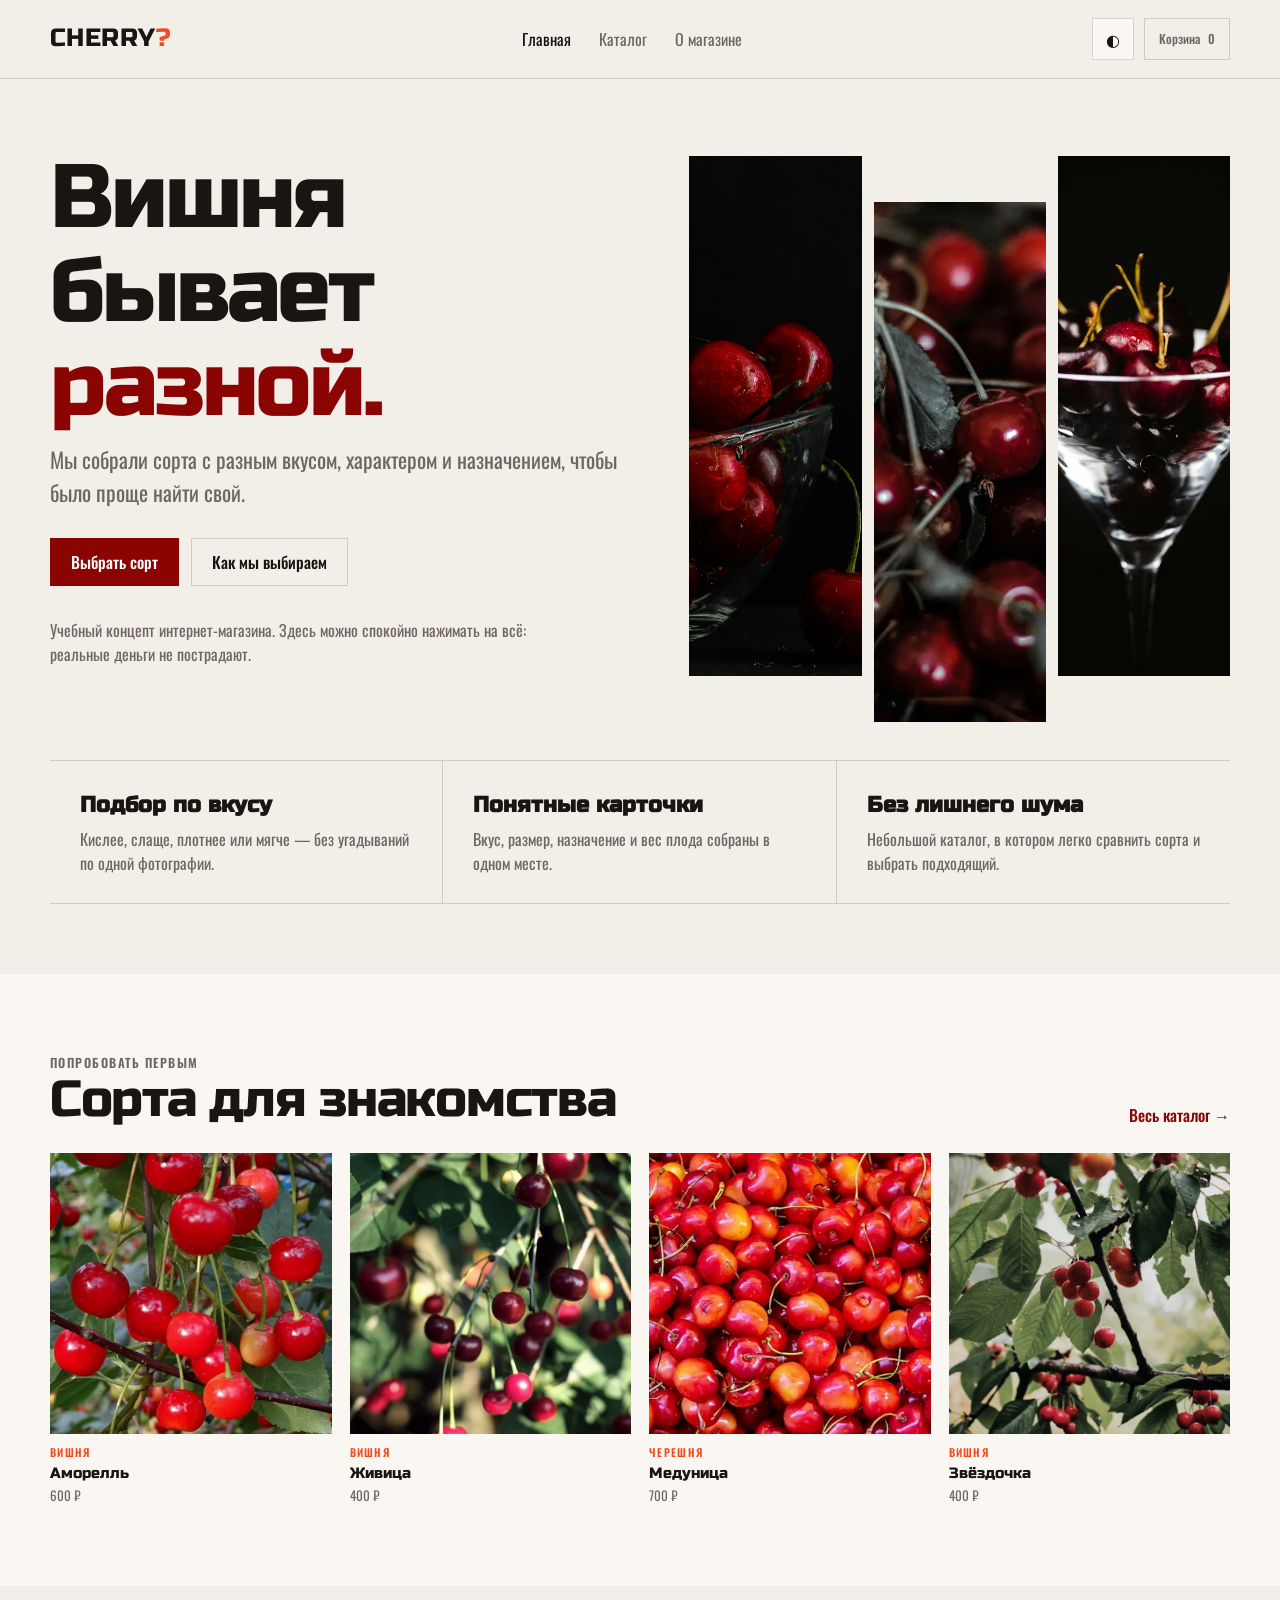
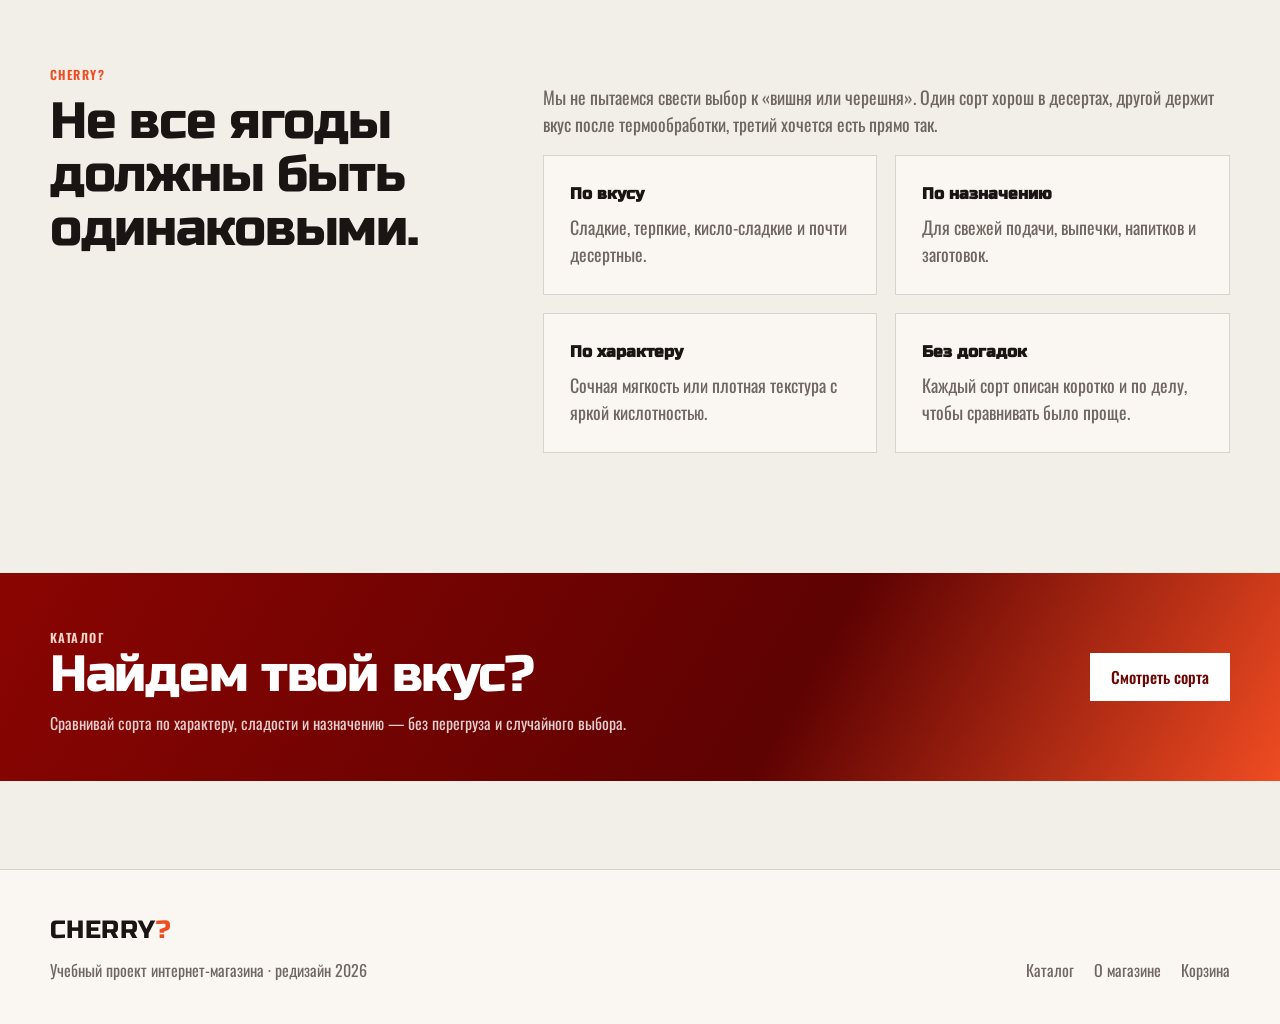
<file: index.html>
<!doctype html>
<html lang="ru">
<head>
  <meta charset="utf-8">
  <meta name="viewport" content="width=device-width, initial-scale=1">
  <meta name="description" content="CHERRY? — учебный концепт интернет-магазина вишни и черешни.">
  <title>CHERRY? — вишня бывает разной</title>
  <script>
    (() => {
      try {
        const saved = localStorage.getItem('cherry-theme');
        const theme = saved || (window.matchMedia('(prefers-color-scheme: dark)').matches ? 'dark' : 'light');
        document.documentElement.dataset.theme = theme;
        document.documentElement.style.colorScheme = theme;
      } catch (e) {
        document.documentElement.dataset.theme = 'light';
        document.documentElement.style.colorScheme = 'light';
      }
    })();
  </script>
  <link rel="stylesheet" href="assets/css/styles.css">
</head>
<body>
  <header class="site-header">
    <div class="shell header-inner">
      <a class="logo" href="index.html" aria-label="CHERRY? — главная">CHERRY<span>?</span></a>
      <nav class="main-nav" data-main-nav aria-label="Основная навигация">
        <a href="index.html">Главная</a>
        <a href="catalog.html">Каталог</a>
        <a href="info.html">О магазине</a>
      </nav>
      <div class="header-actions">
        <button class="menu-toggle" type="button" data-menu-toggle aria-expanded="false" aria-label="Открыть меню">≡</button>
        <button class="icon-button" type="button" data-theme-toggle><span data-theme-icon>◐</span></button>
        <a class="cart-link" href="cart.html"><span class="cart-text">Корзина</span><span data-cart-count>0</span></a>
      </div>
    </div>
  </header>

  <main class="page-main">
    <section class="hero">
      <div class="shell hero-grid">
        <div class="hero-copy">
          <h1>Вишня бывает <span>разной.</span></h1>
          <p class="lead">Мы собрали сорта с разным вкусом, характером и назначением, чтобы было проще найти свой.</p>
          <div class="hero-actions">
            <a class="button" href="catalog.html">Выбрать сорт</a>
            <a class="button button--ghost" href="info.html">Как мы выбираем</a>
          </div>
          <p class="hero-note">Учебный концепт интернет-магазина. Здесь можно спокойно нажимать на всё: реальные деньги не пострадают.</p>
        </div>
        <div class="hero-visual" aria-label="Фотографии вишни">
          <figure><img src="assets/images/mne_len.webp" alt="Вишня крупным планом" width="1226" height="1000"></figure>
          <figure><img src="assets/images/cherries.webp" alt="Свежая вишня" width="1400" height="927"></figure>
          <figure><img src="assets/images/cherry_glass.webp" alt="Вишня в стеклянной посуде" width="1067" height="1600"></figure>
        </div>
      </div>
    </section>

    <section class="trust-strip" aria-label="Преимущества магазина">
      <div class="shell trust-grid">
        <div class="trust-item"><strong>Подбор по вкусу</strong><p>Кислее, слаще, плотнее или мягче — без угадываний по одной фотографии.</p></div>
        <div class="trust-item"><strong>Понятные карточки</strong><p>Вкус, размер, назначение и вес плода собраны в одном месте.</p></div>
        <div class="trust-item"><strong>Без лишнего шума</strong><p>Небольшой каталог, в котором легко сравнить сорта и выбрать подходящий.</p></div>
      </div>
    </section>

    <section class="section section--surface">
      <div class="shell">
        <div class="section-head">
          <div><p class="eyebrow">Попробовать первым</p><h2>Сорта для знакомства</h2></div>
          <a class="text-link" href="catalog.html">Весь каталог →</a>
        </div>
        <div class="mini-products" data-featured-products></div>
      </div>
    </section>

    <section class="section">
      <div class="shell story-grid">
        <div>
          <p class="eyebrow">CHERRY?</p>
          <h2>Не все ягоды должны быть одинаковыми.</h2>
        </div>
        <div class="story-copy">
          <p>Мы не пытаемся свести выбор к «вишня или черешня». Один сорт хорош в десертах, другой держит вкус после термообработки, третий хочется есть прямо так.</p>
          <div class="story-cards">
            <article class="story-card"><strong>По вкусу</strong><p>Сладкие, терпкие, кисло-сладкие и почти десертные.</p></article>
            <article class="story-card"><strong>По назначению</strong><p>Для свежей подачи, выпечки, напитков и заготовок.</p></article>
            <article class="story-card"><strong>По характеру</strong><p>Сочная мягкость или плотная текстура с яркой кислотностью.</p></article>
            <article class="story-card"><strong>Без догадок</strong><p>Каждый сорт описан коротко и по делу, чтобы сравнивать было проще.</p></article>
          </div>
        </div>
      </div>
    </section>

    <section class="cta-banner">
      <div class="shell cta-inner">
        <div><p class="eyebrow" style="color:#ffd7cd">Каталог</p><h2>Найдем твой вкус?</h2><p>Сравнивай сорта по характеру, сладости и назначению — без перегруза и случайного выбора.</p></div>
        <a class="button" href="catalog.html">Смотреть сорта</a>
      </div>
    </section>
  </main>

  <footer class="site-footer">
    <div class="shell footer-grid">
      <div><a class="logo" href="index.html">CHERRY<span>?</span></a><p>Учебный проект интернет-магазина · редизайн 2026</p></div>
      <div class="footer-links"><a href="catalog.html">Каталог</a><a href="info.html">О магазине</a><a href="cart.html">Корзина</a></div>
    </div>
  </footer>

  <script src="assets/js/products.js"></script>
  <script src="assets/js/common.js"></script>
  <script src="assets/js/home.js"></script>
</body>
</html>
</file>
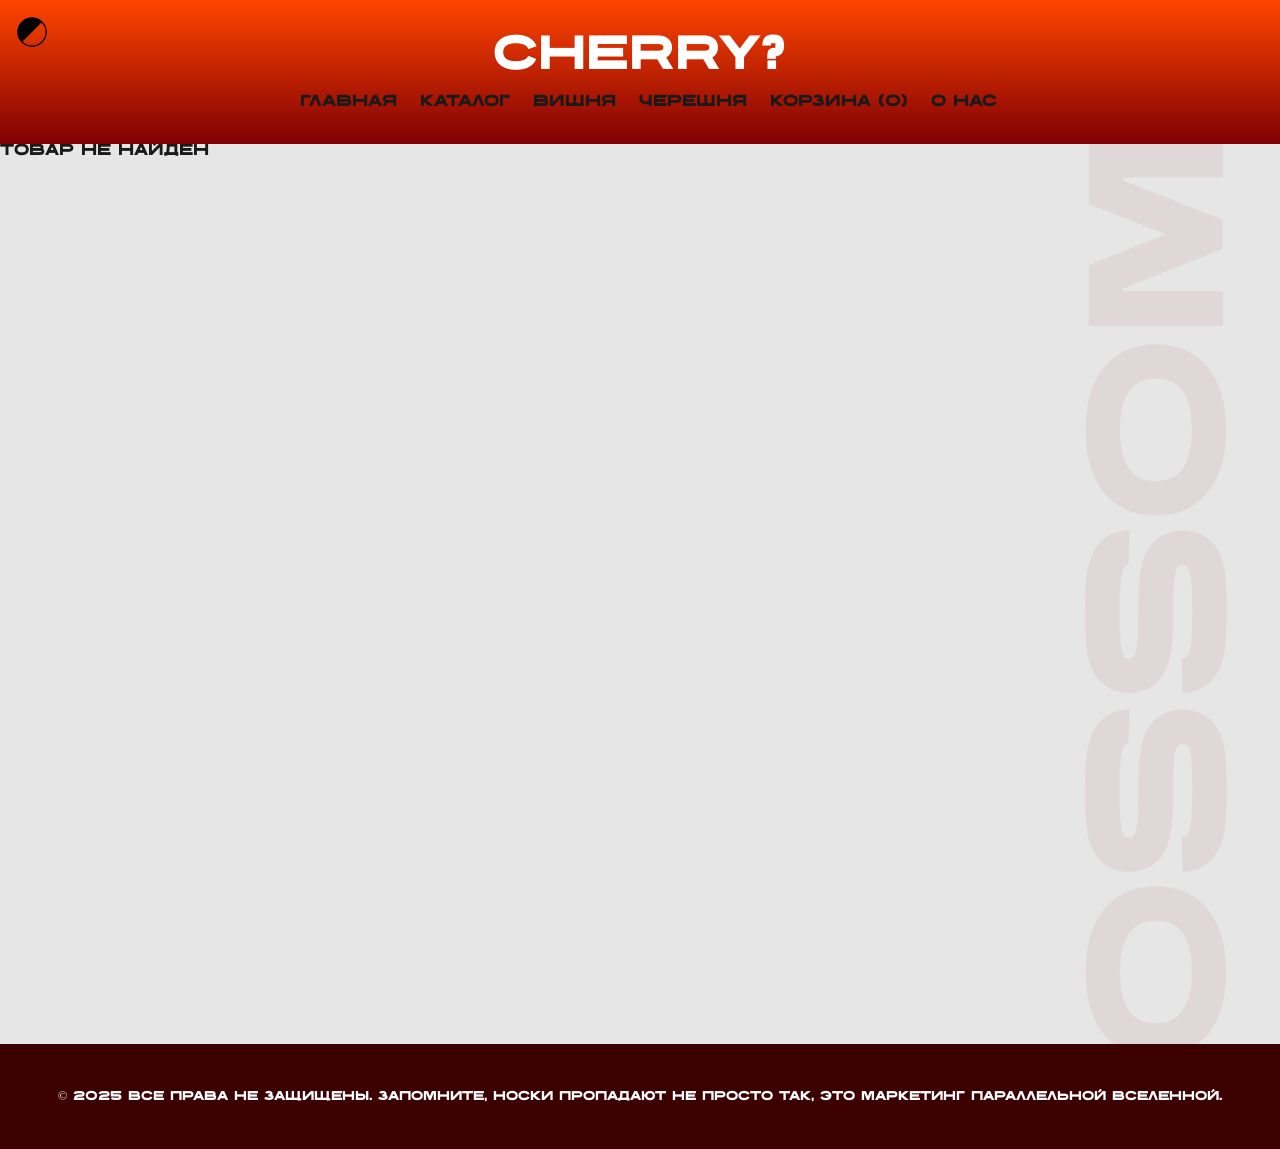
<file: amarelle.html>
﻿<html>
<head>
    <title>CHERRY?</title>
    <link rel="stylesheet" href="styles.css" />
    <meta name="viewport" content="width=device-width, initial-scale=1.0">
</head>
<body>
    <script>

        const products = [
            {
                id: 1, name: 'Аморелль', price: 600, type: 'Вишня', image: 'pics/amarelle.webp', size: 'средний', taste: 'приятный, кисловато-сладкий', purpose: 'для потребления в свежем виде', fruit_weight: 4,
                description: `
                <h2>Amarelle</h2>
                <p>Светлая королева кислых вишен, любимая шефами, кондитерами и всеми, кто ценит настоящий вкус.</p>
                <br />
                <h3>Описание вкуса</h3>
                <p>Аморелль отличается светло-красной, почти прозрачной мякотью и соком — чистый цвет и аккуратная подача. Вкус — выраженно кисло-сладкий, с освежающей кислотностью и лёгкими фруктовыми нотами. Не приторная, а честная и бодрая.</p>
                <br />
                <h3>Особенности</h3>
                <ul>
                    <li>Яркий, чистый вкус без горечи</li>
                    <li>Сохраняет кислотность после термообработки</li>
                    <li>Идеально балансирует сладкие десерты и соусы</li>
                </ul>
                <br />
                <h3>Рекомендации по использованию</h3>
                <ul>
                    <li>Выпечка и тарты</li>
                    <li>Соусы к мясу и утке</li>
                    <li>Джемы, конфитюры, компоты</li>
                    <li>Ресторанные заготовки и авторские рецепты</li>
                </ul>
                <br />
                <p>Ягоды ровные, сочные, с тонкой кожицей и аккуратной текстурой.</p>
                <br />
                <p>Аморелль — выбор для тех, кто работает со вкусом, а не маскирует его.</p>
            `},
            {
                id: 2, name: 'Живица', price: 400, type: 'Вишня', image: 'pics/jivitsa.jpg', size: 'средний', taste: 'кисло-сладкий', purpose: 'для потребления в свежем виде', fruit_weight: 3.7,
                description: `
                <h2>Zhivitsa</h2>
                <p>Вишня сорта Живица — результат селекции с акцентом на баланс вкуса и стабильность качества. Универсальный сорт, который одинаково хорошо работает и в свежем виде, и в профессиональной переработке.</p>
                <br />
                <h3>Описание вкуса</h3>
                <p>Вкус кисло-сладкий, мягкий и ровный, без резкой кислоты. Сладость чистая, ненавязчивая, с лёгкой фруктовой глубиной. Такая вишня не спорит с ингредиентами блюда, а аккуратно их поддерживает.</p>
                <br />
                <h3>Особенности</h3>
                <ul>
                    <li>Сбалансированный вкус без агрессивной кислотности</li>
                    <li>Плотная, сочная мякоть</li>
                    <li>Хорошо переносит термообработку</li>
                </ul>
                <br />
                <h3>Рекомендации по использованию</h3>
                <ul>
                    <li>Выпечка и начинки</li>
                    <li>Компоты и напитки</li>
                    <li>Соусы и заготовки</li>
                    <li>Заморозка и промышленная переработка</li>
                </ul>
                <br />
                <p>Живица — практичный и надёжный выбор для стабильного вкуса и прогнозируемого результата.</p>
                `},
            {
                id: 3, name: 'Медуница', price: 700, type: 'Черешня', image: 'pics/medunitsa.jpg', size: 'крупный', taste: 'сладкий', purpose: 'для всех видов переработки', fruit_weight: 5.7,
                description: `
                <h2>Medunitsa</h2>
                <p>Черешня Медуница — десертный сорт с ярким характером и выраженной натуральной сладостью. Название говорит само за себя: это ягода для тех, кто ценит мягкий, «мёдовый» профиль вкуса.</p>
                <br />
                <h3>Описание вкуса</h3>
                <p>Вкус насыщенно сладкий, с минимальной кислотностью и тёплыми фруктовыми нотами. Мякоть сочная, плотная, тающая, без водянистости. Послевкусие долгое и округлое.</p>
                <br />
                <h3>Особенности</h3>
                <ul>
                    <li>Высокая естественная сладость</li>
                    <li>Плотная текстура и сочность</li>
                    <li>Привлекательный внешний вид ягод</li>
                </ul>
                <br />
                <h3>Рекомендации по использованию</h3>
                <ul>
                    <li>Свежая подача и фруктовые витрины</li>
                    <li>Десерты и кондитерские изделия</li>
                    <li>Фруктовые салаты</li>
                    <li>Премиальная розница и HoReCa</li>
                </ul>
                <br />
                <p>Медуница — черешня, которая работает как самостоятельный акцент и не требует усилителей вкуса.</p>
                `},
            {
                id: 4, name: 'Звездочка', price: 400, type: 'Вишня', image: 'pics/zvezdochka.jpg', size: 'средний', taste: 'освежающий, сладкий, с приятной кислинкой', purpose: 'для варенья, компотов', fruit_weight: '4-5',
                description: `
                <h2>Zvezdochka</h2>
                <p>Вишня сорта Звёздочка — классический кислый сорт с ярким, узнаваемым вкусом. Часто используется в переработке и кулинарии благодаря своей стабильности и выраженному характеру.</p>
                <br />
                <h3>Описание вкуса</h3>
                <p>Вкус насыщенный кисло-сладкий, с заметной освежающей кислотностью. Аромат вишнёвый, чистый, без посторонних оттенков. Мякоть сочная, средней плотности, хорошо отдаёт сок.</p>
                <br />
                <h3>Особенности</h3>
                <ul>
                    <li>Выраженный вкус с активной кислотностью</li>
                    <li>Хорошая сочность и аромат</li>
                    <li>Стабильные свойства при переработке</li>
                </ul>
                <br />
                <h3>Рекомендации по использованию</h3>
                <ul>
                    <li>Джемы, варенье, конфитюры</li>
                    <li>Компоты и напитки</li>
                    <li>Начинки для выпечки</li>
                    <li>Соусы и кулинарные заготовки</li>
                </ul>
                <br />
                <p>Звёздочка — вишня для тех случаев, когда нужен яркий вкус и предсказуемый результат.</p>
                `},
            {
                id: 5, name: 'Ревна', price: 800, type: 'Черешня', image: 'pics/revna.jpg', size: 'крупный', taste: 'сладкий, насыщенный', purpose: 'для всех видов переработки', fruit_weight: '4,7-7,7',
                description: `
                <h2>Revna</h2>
                <p>Черешня сорта Ревна — один из самых популярных тёмноплодных сортов, ценимый за насыщенный вкус и товарный внешний вид. Подходит как для розницы, так и для профессионального сегмента.</p>
                <br />
                <h3>Описание вкуса</h3>
                <p>Вкус сладкий, глубокий, с лёгкой фруктовой кислинкой, которая делает профиль более объёмным. Мякоть плотная, хрустящая, сочная. Кожица тёмная, почти чёрная, с выраженным глянцем.</p>
                <br />
                <h3>Особенности</h3>
                <ul>
                    <li>Высокая сладость с хорошим балансом</li>
                    <li>Плотная, хрустящая текстура</li>
                    <li>Отличная транспортабельность</li>
                </ul>
                <br />
                <h3>Рекомендации по использованию</h3>
                <ul>
                    <li>Свежая реализация</li>
                    <li>Фруктовые витрины</li>
                    <li>Десерты и подача без переработки</li>
                    <li>Премиальный сегмент HoReCa</li>
                </ul>
                <br />
                <p>Ревна — черешня с характером: насыщенная, плотная и визуально эффектная.</p>
                `},
        ];
        let cart = JSON.parse(localStorage.getItem('cart')) || [];

        function updateCartCount() {
            const cartCount = document.getElementById('cartCount');
            if (cartCount) {
                cartCount.textContent = cart.length;
            }
        }

        function addToCart(productId) {
            const product = products.find(p => p.id === productId);
            if (product) {
                cart.push({ ...product, quantity: 1 });
                localStorage.setItem('cart', JSON.stringify(cart));
                updateCartCount();
            }
        }

        function renderProductPage() {
            const urlParams = new URLSearchParams(window.location.search);
            const productId = parseInt(urlParams.get('id'));

            const product = products.find(p => p.id === productId);

            if (!product) {
                document.getElementById('productPage').innerHTML = '<p>Товар не найден</p>';
                return;
            }

            const pageHTML = `
            <div class="catalog_JaS">
                <p class="main_text_catalog">${product.name}</p>
                <a href="catalog.html" class="catalog_href"> < В каталог</a>
            </div>

            <div class="product_page_wrapper">
                <div class="container_card">
                <img src="${product.image}" alt="${product.name}" />
                    <div class="card_text">
                    <h2>${product.name}</h2>
                    <h2>${product.type}</h2>
                        <div class="card_description">
                            <p>Размер плода: ${product.size}</p>
                            <br/>
                            <p>Вкус: ${product.taste}</p>
                            <br/>
                            <p>Назначение: ${product.purpose}</p>
                            <br/>
                            <p>Вес плода: ~${product.fruit_weight} г</p>
                        </div>
                    <div class="card_price">
                        <a class="to_cart" onclick="addToCart(${product.id})">Добавить в корзину</a>
                        <p>${product.price.toLocaleString()}₽</p>
                    </div>
                    </div>
                </div>
                <div class="card_description_text">
                    ${product.description}
                </div>
            </div>
            

            `;
            document.getElementById('productPage').innerHTML = pageHTML;
        }

        document.addEventListener('DOMContentLoaded', () => {
            renderProductPage();
            updateCartCount();
        });


        //смена темы
        document.addEventListener('DOMContentLoaded', function () {
            const themeToggle = document.getElementById('themeToggle');

            const savedTheme = localStorage.getItem('siteTheme');
            const systemDark = window.matchMedia('(prefers-color-scheme: dark)').matches;

            if (savedTheme === 'dark') {
                document.body.classList.add('dark-theme');
            } else if (savedTheme === 'light') {
                document.body.classList.remove('dark-theme');
            } else if (systemDark) {
                document.body.classList.add('dark-theme');
                localStorage.setItem('siteTheme', 'dark')
            }

            themeToggle.addEventListener('click', function () {
                if (document.body.classList.contains('dark-theme')) {
                    document.body.classList.remove('dark-theme');
                    localStorage.setItem('siteTheme', 'light');
                } else {
                    document.body.classList.add('dark-theme');
                    localStorage.setItem('siteTheme', 'dark');
                }
            });
        });

        document.addEventListener('DOMContentLoaded', () => {
            const cart = JSON.parse(localStorage.getItem('cart')) || [];
            const cartCountElement = document.getElementById('cartCount');

            if (cartCountElement) {
                cartCountElement.textContent = cart.length;
            }
        });

    </script>

    <header>
        <h1 class="header_main_text">CHERRY?</h1>
        <nav class="menu">
            <a href="index.html">Главная</a>
            <a href="catalog.html">Каталог</a>
            <a href="SourCherry.html">Вишня</a>
            <a href="SweetCherry.html">Черешня</a>
            <a href="cart.html" id="cartLink">Корзина (<span id="cartCount">0</span>)</a>
            <a href="info.html">О нас</a>
        </nav>
        <img src="pics/theme.png" alt="theme" id="themeToggle" />
    </header>

    <main class="page">
        

        <div class="no_product" id="productPage"></div>

        <div class="background_layer">
            <p class="background_text">BLOSSOM</p>
        </div>

        
    </main>
        <footer>
            <p>© 2025 Все права не защищены. Запомните, носки пропадают не просто так, это маркетинг параллельной вселенной.</p>
        </footer>
</body>
</html>
</file>
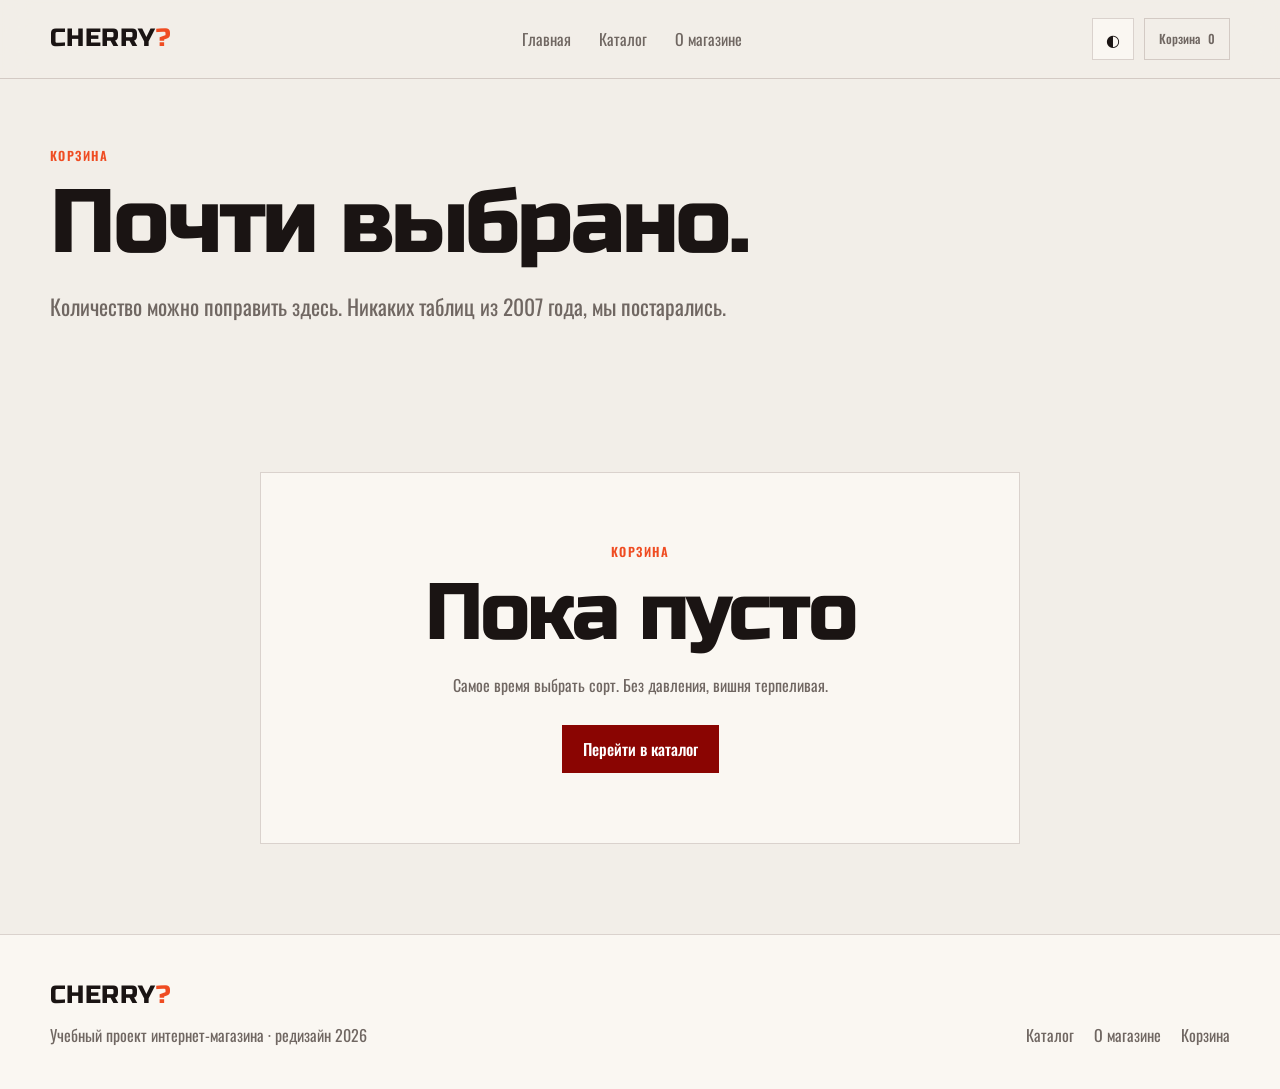
<file: cart.html>
<!doctype html>
<html lang="ru">
<head>
  <meta charset="utf-8">
  <meta name="viewport" content="width=device-width, initial-scale=1">
  <title>Корзина — CHERRY?</title>
  <script>
    (() => {
      try {
        const saved = localStorage.getItem('cherry-theme');
        const theme = saved || (window.matchMedia('(prefers-color-scheme: dark)').matches ? 'dark' : 'light');
        document.documentElement.dataset.theme = theme;
        document.documentElement.style.colorScheme = theme;
      } catch (e) {
        document.documentElement.dataset.theme = 'light';
        document.documentElement.style.colorScheme = 'light';
      }
    })();
  </script>
  <link rel="stylesheet" href="assets/css/styles.css">
</head>
<body>
  <header class="site-header"><div class="shell header-inner"><a class="logo" href="index.html">CHERRY<span>?</span></a><nav class="main-nav" data-main-nav aria-label="Основная навигация"><a href="index.html">Главная</a><a href="catalog.html">Каталог</a><a href="info.html">О магазине</a></nav><div class="header-actions"><button class="menu-toggle" type="button" data-menu-toggle aria-expanded="false" aria-label="Открыть меню">≡</button><button class="icon-button" type="button" data-theme-toggle><span data-theme-icon>◐</span></button><a class="cart-link" href="cart.html"><span class="cart-text">Корзина</span><span data-cart-count>0</span></a></div></div></header>
  <main class="page-main">
    <section class="page-hero shell"><p class="eyebrow">Корзина</p><h1>Почти выбрано.</h1><p class="lead">Количество можно поправить здесь. Никаких таблиц из 2007 года, мы постарались.</p></section>
    <div data-cart></div>
  </main>
  <footer class="site-footer"><div class="shell footer-grid"><div><a class="logo" href="index.html">CHERRY<span>?</span></a><p>Учебный проект интернет-магазина · редизайн 2026</p></div><div class="footer-links"><a href="catalog.html">Каталог</a><a href="info.html">О магазине</a><a href="cart.html">Корзина</a></div></div></footer>
  <script src="assets/js/products.js"></script><script src="assets/js/common.js"></script><script src="assets/js/cart.js"></script>
</body>
</html>
</file>
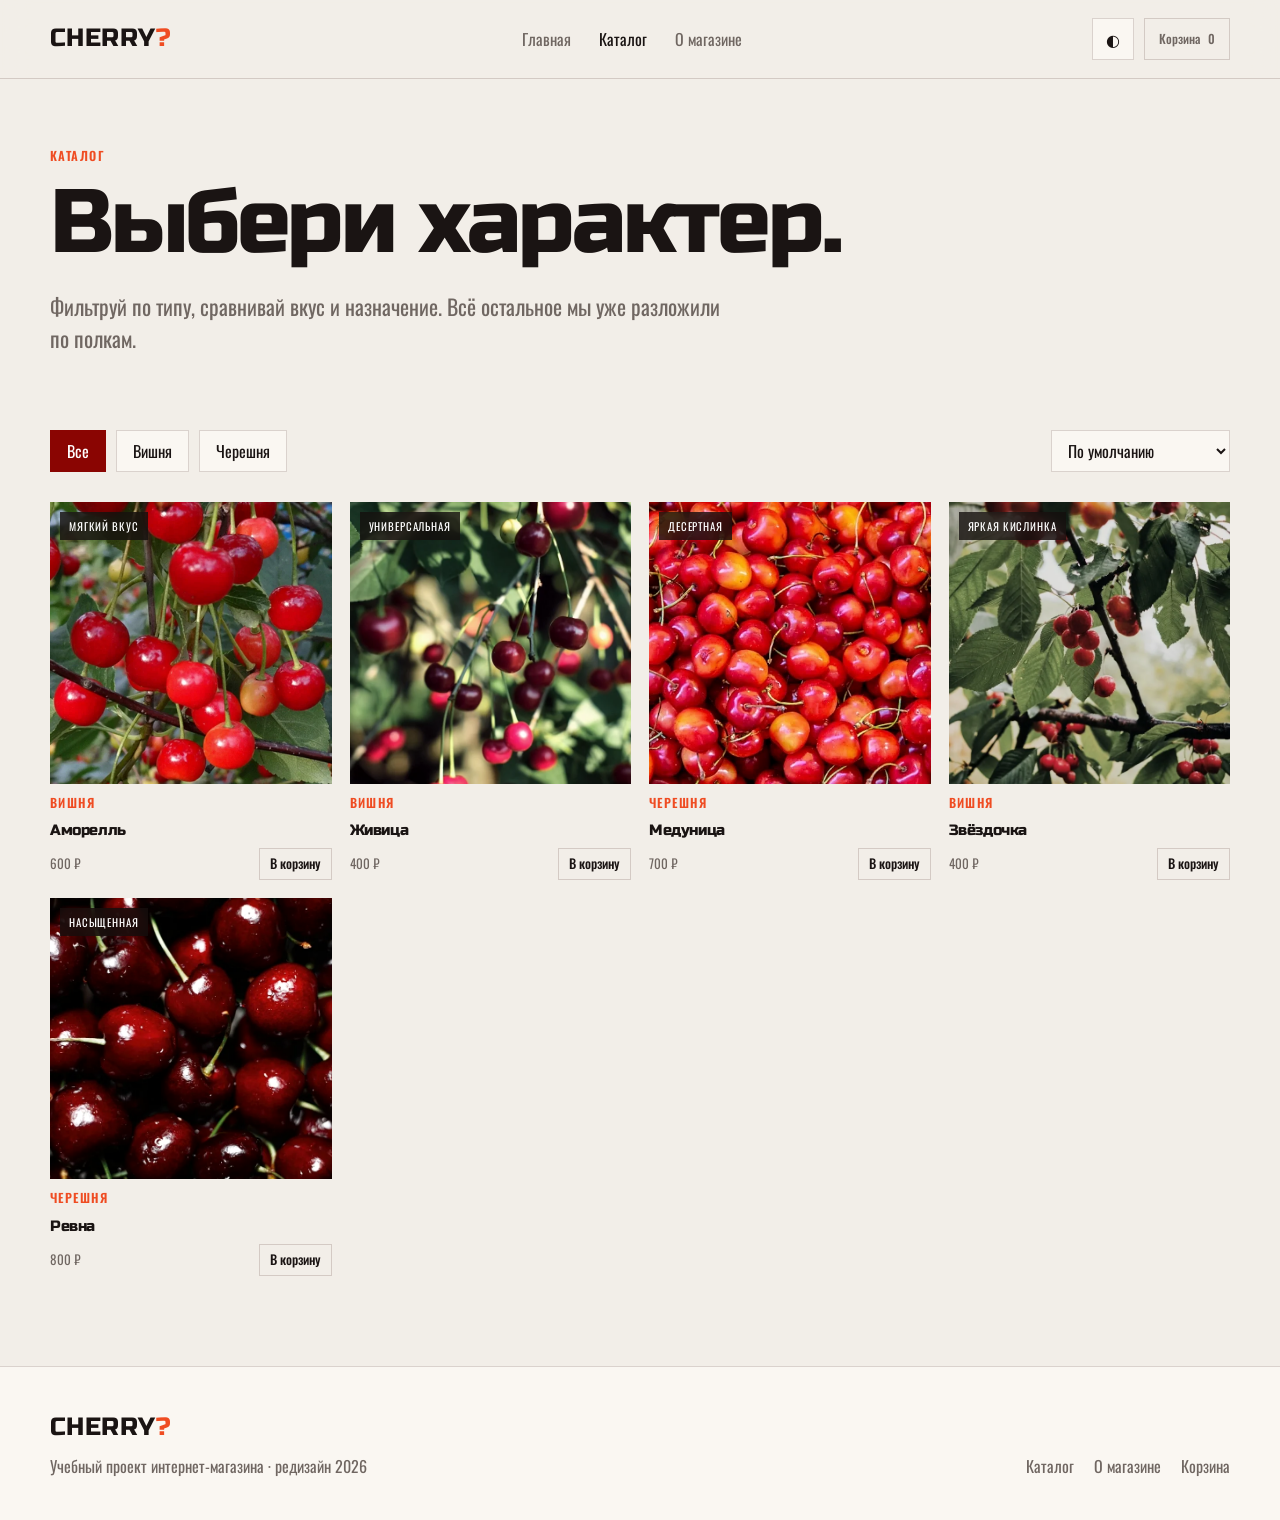
<file: catalog.html>
<!doctype html>
<html lang="ru">
<head>
  <meta charset="utf-8">
  <meta name="viewport" content="width=device-width, initial-scale=1">
  <meta name="description" content="Каталог сортов вишни и черешни CHERRY?.">
  <title>Каталог — CHERRY?</title>
  <script>
    (() => {
      try {
        const saved = localStorage.getItem('cherry-theme');
        const theme = saved || (window.matchMedia('(prefers-color-scheme: dark)').matches ? 'dark' : 'light');
        document.documentElement.dataset.theme = theme;
        document.documentElement.style.colorScheme = theme;
      } catch (e) {
        document.documentElement.dataset.theme = 'light';
        document.documentElement.style.colorScheme = 'light';
      }
    })();
  </script>
  <link rel="stylesheet" href="assets/css/styles.css">
</head>
<body>
  <header class="site-header"><div class="shell header-inner"><a class="logo" href="index.html">CHERRY<span>?</span></a><nav class="main-nav" data-main-nav aria-label="Основная навигация"><a href="index.html">Главная</a><a href="catalog.html">Каталог</a><a href="info.html">О магазине</a></nav><div class="header-actions"><button class="menu-toggle" type="button" data-menu-toggle aria-expanded="false" aria-label="Открыть меню">≡</button><button class="icon-button" type="button" data-theme-toggle><span data-theme-icon>◐</span></button><a class="cart-link" href="cart.html"><span class="cart-text">Корзина</span><span data-cart-count>0</span></a></div></div></header>

  <main class="page-main">
    <section class="page-hero shell">
      <p class="eyebrow">Каталог</p>
      <h1>Выбери характер.</h1>
      <p class="lead">Фильтруй по типу, сравнивай вкус и назначение. Всё остальное мы уже разложили по полкам.</p>
    </section>
    <section class="shell">
      <div class="catalog-toolbar">
        <div class="filters" aria-label="Фильтры каталога">
          <button class="filter-button" type="button" data-filter="all">Все</button>
          <button class="filter-button" type="button" data-filter="sour">Вишня</button>
          <button class="filter-button" type="button" data-filter="sweet">Черешня</button>
        </div>
        <label><span class="muted" style="position:absolute;clip:rect(0 0 0 0)">Сортировка</span><select class="sort-select" data-sort><option value="default">По умолчанию</option><option value="price-asc">Сначала дешевле</option><option value="price-desc">Сначала дороже</option><option value="name">По названию</option></select></label>
      </div>
      <div class="product-grid" data-product-grid></div>
      <p data-empty hidden>По выбранному фильтру ничего не найдено.</p>
    </section>
  </main>

  <footer class="site-footer"><div class="shell footer-grid"><div><a class="logo" href="index.html">CHERRY<span>?</span></a><p>Учебный проект интернет-магазина · редизайн 2026</p></div><div class="footer-links"><a href="catalog.html">Каталог</a><a href="info.html">О магазине</a><a href="cart.html">Корзина</a></div></div></footer>
  <script src="assets/js/products.js"></script><script src="assets/js/common.js"></script><script src="assets/js/catalog.js"></script>
</body>
</html>
</file>
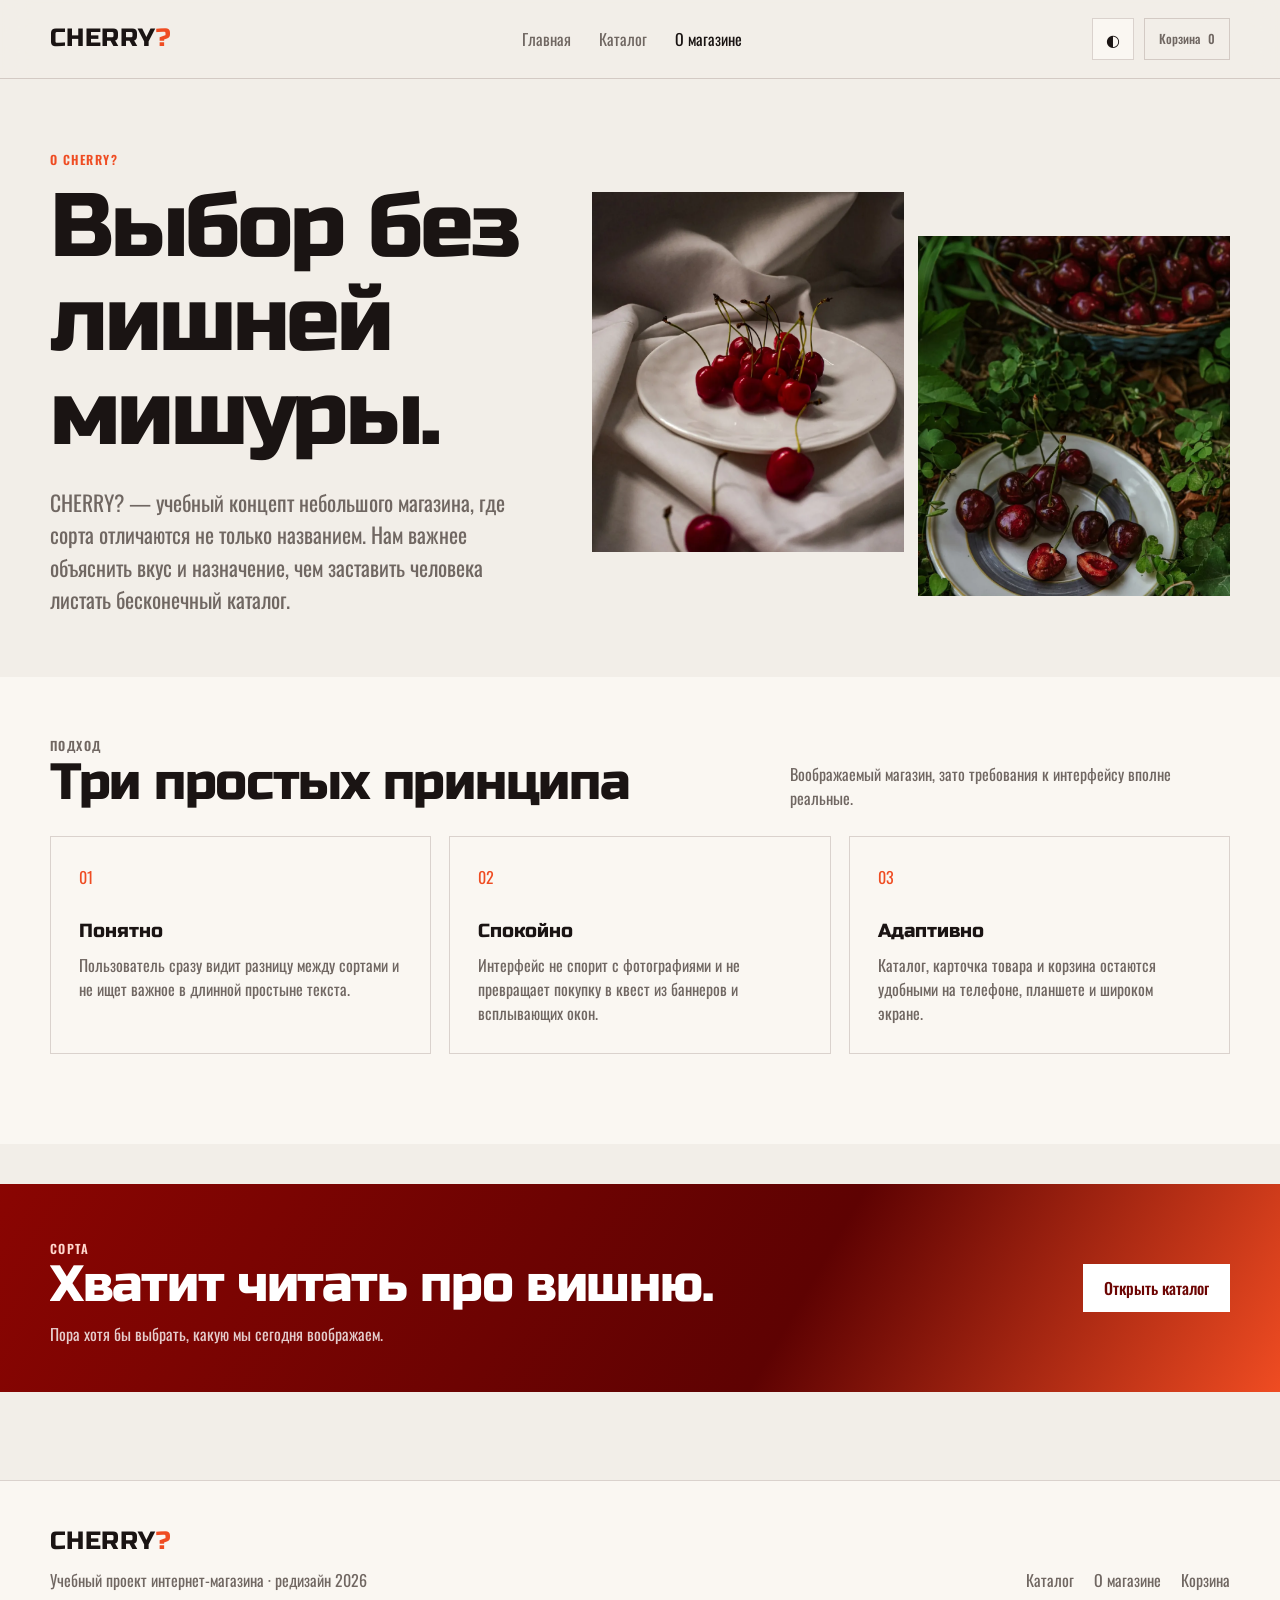
<file: info.html>
<!doctype html>
<html lang="ru">
<head>
  <meta charset="utf-8">
  <meta name="viewport" content="width=device-width, initial-scale=1">
  <meta name="description" content="О концепте интернет-магазина CHERRY?.">
  <title>О магазине — CHERRY?</title>
  <script>
    (() => {
      try {
        const saved = localStorage.getItem('cherry-theme');
        const theme = saved || (window.matchMedia('(prefers-color-scheme: dark)').matches ? 'dark' : 'light');
        document.documentElement.dataset.theme = theme;
        document.documentElement.style.colorScheme = theme;
      } catch (e) {
        document.documentElement.dataset.theme = 'light';
        document.documentElement.style.colorScheme = 'light';
      }
    })();
  </script>
  <link rel="stylesheet" href="assets/css/styles.css">
</head>
<body>
  <header class="site-header"><div class="shell header-inner"><a class="logo" href="index.html">CHERRY<span>?</span></a><nav class="main-nav" data-main-nav aria-label="Основная навигация"><a href="index.html">Главная</a><a href="catalog.html">Каталог</a><a href="info.html">О магазине</a></nav><div class="header-actions"><button class="menu-toggle" type="button" data-menu-toggle aria-expanded="false" aria-label="Открыть меню">≡</button><button class="icon-button" type="button" data-theme-toggle><span data-theme-icon>◐</span></button><a class="cart-link" href="cart.html"><span class="cart-text">Корзина</span><span data-cart-count>0</span></a></div></div></header>

  <main class="page-main">
    <section class="about-hero">
      <div class="shell about-grid">
        <div class="about-copy"><p class="eyebrow">О CHERRY?</p><h1>Выбор без лишней мишуры.</h1><p class="lead">CHERRY? — учебный концепт небольшого магазина, где сорта отличаются не только названием. Нам важнее объяснить вкус и назначение, чем заставить человека листать бесконечный каталог.</p></div>
        <div class="about-image-stack"><img src="assets/images/fifth_pic.webp" alt="Вишня на ветке" loading="lazy" width="934" height="1400"><img src="assets/images/fourth_pic.webp" alt="Спелая вишня" loading="lazy" width="935" height="1400"></div>
      </div>
    </section>

    <section class="about-values section--surface">
      <div class="shell">
        <div class="section-head"><div><p class="eyebrow">Подход</p><h2>Три простых принципа</h2></div><p>Воображаемый магазин, зато требования к интерфейсу вполне реальные.</p></div>
        <div class="value-grid">
          <article class="value-card"><span>01</span><h3>Понятно</h3><p>Пользователь сразу видит разницу между сортами и не ищет важное в длинной простыне текста.</p></article>
          <article class="value-card"><span>02</span><h3>Спокойно</h3><p>Интерфейс не спорит с фотографиями и не превращает покупку в квест из баннеров и всплывающих окон.</p></article>
          <article class="value-card"><span>03</span><h3>Адаптивно</h3><p>Каталог, карточка товара и корзина остаются удобными на телефоне, планшете и широком экране.</p></article>
        </div>
      </div>
    </section>

    <section class="cta-banner"><div class="shell cta-inner"><div><p class="eyebrow" style="color:#ffd7cd">Сорта</p><h2>Хватит читать про вишню.</h2><p>Пора хотя бы выбрать, какую мы сегодня воображаем.</p></div><a class="button" href="catalog.html">Открыть каталог</a></div></section>
  </main>

  <footer class="site-footer"><div class="shell footer-grid"><div><a class="logo" href="index.html">CHERRY<span>?</span></a><p>Учебный проект интернет-магазина · редизайн 2026</p></div><div class="footer-links"><a href="catalog.html">Каталог</a><a href="info.html">О магазине</a><a href="cart.html">Корзина</a></div></div></footer>
  <script src="assets/js/products.js"></script><script src="assets/js/common.js"></script>
</body>
</html>
</file>
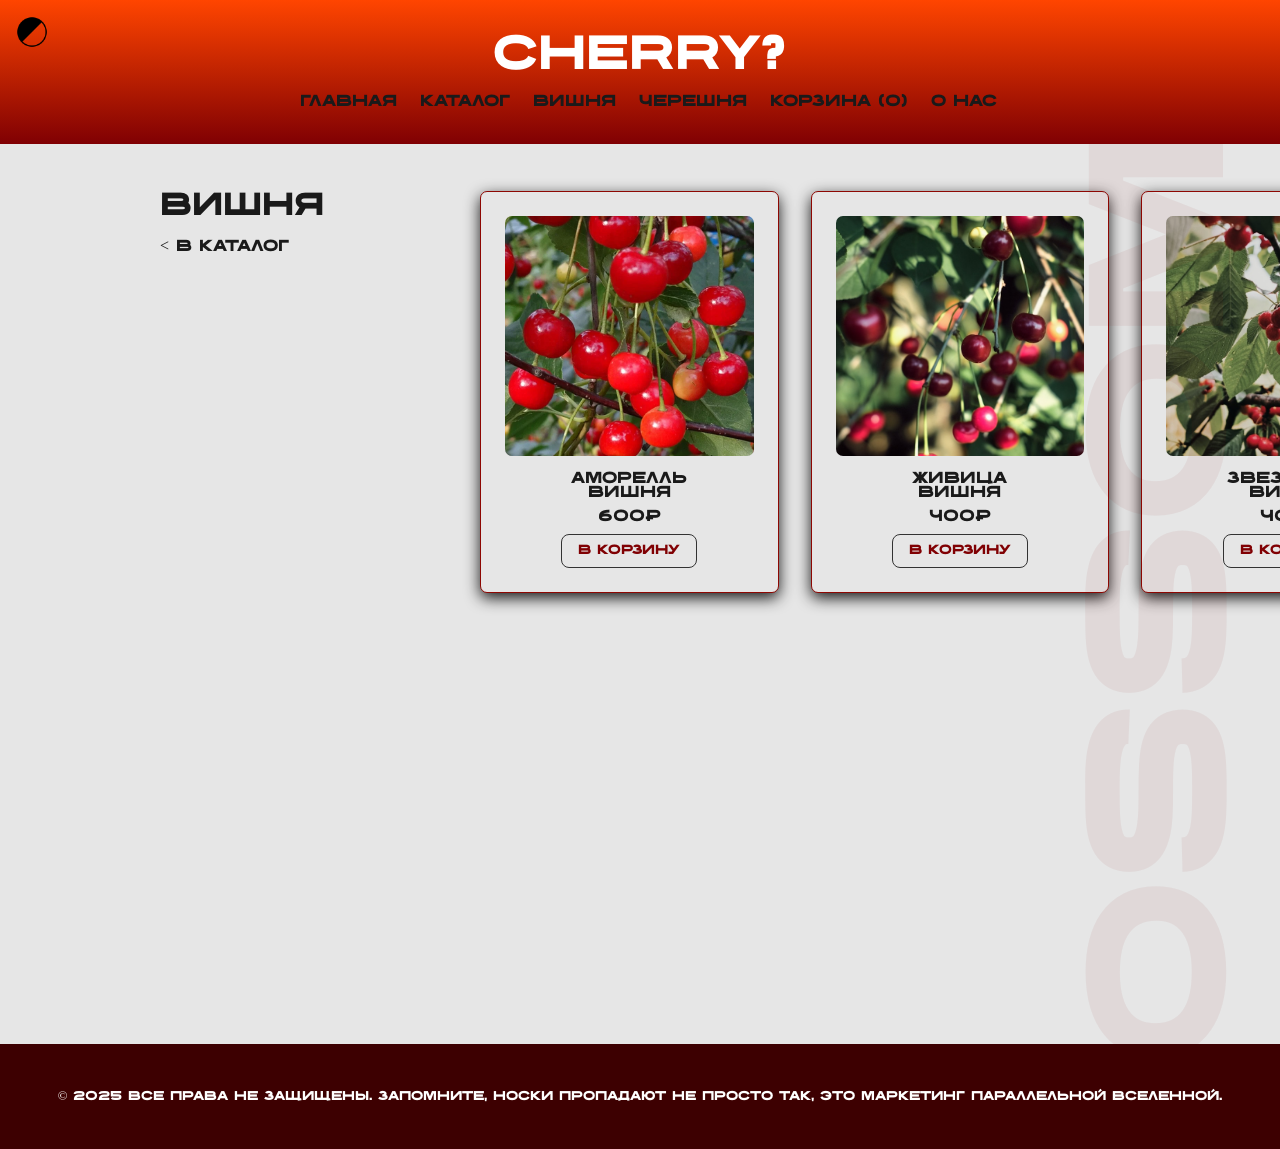
<file: SourCherry.html>
﻿<html>
<head>
    <title>CHERRY?</title>
    <link rel="stylesheet" href="styles.css" />
    <meta name="viewport" content="width=device-width, initial-scale=1.0">
</head>
<body>
    <header>
        <h1 class="header_main_text">CHERRY?</h1>
        <nav class="menu">
            <a href="index.html">Главная</a>
            <a href="catalog.html">Каталог</a>
            <a href="SourCherry.html">Вишня</a>
            <a href="SweetCherry.html">Черешня</a>
            <a href="cart.html" id="cartLink">Корзина (<span id="cartCount">0</span>)</a>
            <a href="info.html">О нас</a>
        </nav>
        <img src="pics/theme.png" alt="theme" id="themeToggle" />
    </header>

    <main class="page">
        <div class="catalog">
            <p class="main_text_catalog">Вишня</p>
            <a href="catalog.html" class="catalog_href"> < В каталог</a>
        </div>

        <div class="products_location">
            <div class="products" id="products"></div>
        </div>

        <script>

        const products = [
            { id: 1, name: 'Аморелль', price: 600, type: 'Вишня', image: 'pics/amarelle.webp' },
            { id: 2, name: 'Живица', price: 400, type: 'Вишня', image: 'pics/jivitsa.jpg' },
            { id: 4, name: 'Звездочка', price: 400, type: 'Вишня', image: 'pics/zvezdochka.jpg' },
        ];

        let cart = JSON.parse(localStorage.getItem('cart')) || [];

        function updateCartCount() {
            document.getElementById('cartCount').textContent = cart.length;
        }

        function addToCart(productId) {
            const product = products.find(p => p.id === productId);
            if (product) {
                cart.push({ ...product, quantity: 1 });
                localStorage.setItem('cart', JSON.stringify(cart));
                updateCartCount();
            }
        }

        function renderProducts() {
            const container = document.getElementById('products');
            container.innerHTML = '';
            products.forEach(product => {
                const card = document.createElement('div');
                card.className = 'product';
                card.innerHTML = `

                    <img src="${product.image}" alt="${product.name}" class="product-image">
                    <h4>${product.name}</h4 >
                    <p>${product.type}</p>
                    <p class="price">${product.price.toLocaleString()}₽</p>
                    <button class="btn" onclick="addToCart(${product.id})">В корзину</button>
                `;
                container.appendChild(card);
            });
        }

        document.addEventListener('DOMContentLoaded', () => {
            renderProducts();
            updateCartCount();
        });

        //смена темы
        document.addEventListener('DOMContentLoaded', function () {
            const themeToggle = document.getElementById('themeToggle');

            const savedTheme = localStorage.getItem('siteTheme');
            const systemDark = window.matchMedia('(prefers-color-scheme: dark)').matches;

            if (savedTheme === 'dark') {
                document.body.classList.add('dark-theme');
            } else if (savedTheme === 'light') {
                document.body.classList.remove('dark-theme');
            } else if (systemDark) {
                document.body.classList.add('dark-theme');
                localStorage.setItem('siteTheme', 'dark')
            }

            themeToggle.addEventListener('click', function () {
                if (document.body.classList.contains('dark-theme')) {
                    document.body.classList.remove('dark-theme');
                    localStorage.setItem('siteTheme', 'light');
                } else {
                    document.body.classList.add('dark-theme');
                    localStorage.setItem('siteTheme', 'dark');
                }
            });
        });

        </script>

        <div class="background_layer">
            <p class="background_text">BLOSSOM</p>
        </div>

    </main>

    <footer>
        <p>© 2025 Все права не защищены. Запомните, носки пропадают не просто так, это маркетинг параллельной вселенной.</p>
    </footer>
</body>
</html>
</file>
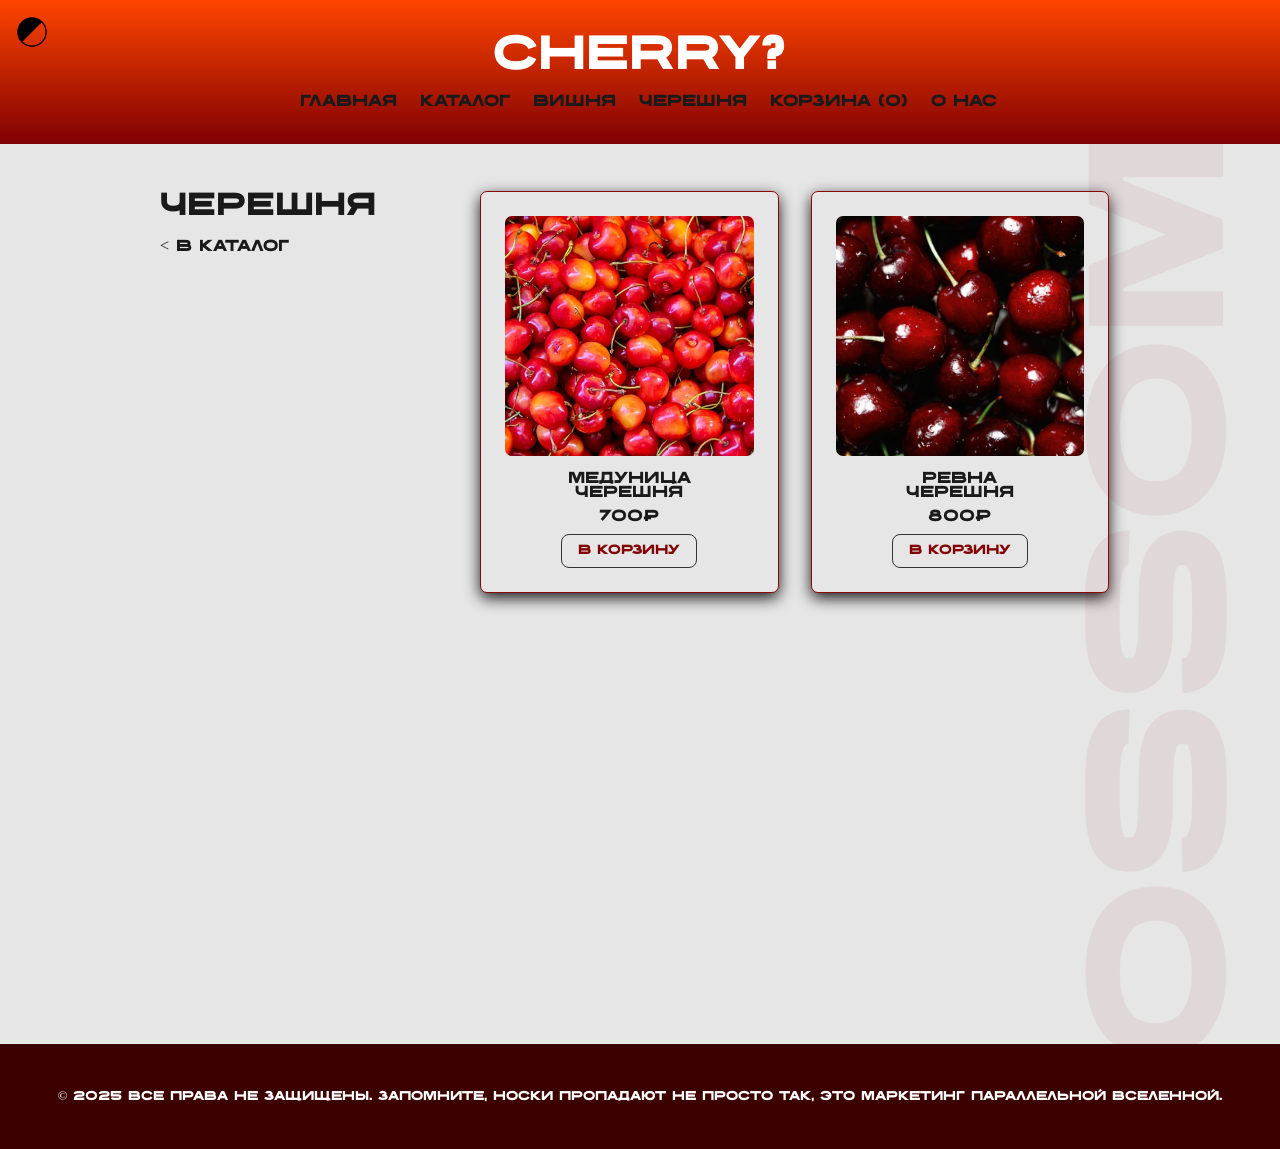
<file: SweetCherry.html>
﻿<html>
<head>
    <title>CHERRY?</title>
    <link rel="stylesheet" href="styles.css" />
    <meta name="viewport" content="width=device-width, initial-scale=1.0">
</head>
<body>
    <header>
        <h1 class="header_main_text">CHERRY?</h1>
        <nav class="menu">
            <a href="index.html">Главная</a>
            <a href="catalog.html">Каталог</a>
            <a href="SourCherry.html">Вишня</a>
            <a href="SweetCherry.html">Черешня</a>
            <a href="cart.html" id="cartLink">Корзина (<span id="cartCount">0</span>)</a>
            <a href="info.html">О нас</a>
        </nav>
        <img src="pics/theme.png" alt="theme" id="themeToggle" />
    </header>

    <main class="page">
        <div class="catalog">
            <p class="main_text_catalog">Черешня</p>
            <a href="catalog.html" class="catalog_href"> < В каталог</a>
        </div>

        <div class="products_location">
            <div class="products" id="products"></div>
        </div>

        <script>

        const products = [
            { id: 3, name: 'Медуница', price: 700, type: 'Черешня', image: 'pics/medunitsa.jpg' },
            { id: 5, name: 'Ревна', price: 800, type: 'Черешня', image: 'pics/revna.jpg' },
        ];

        let cart = JSON.parse(localStorage.getItem('cart')) || [];

        function updateCartCount() {
            document.getElementById('cartCount').textContent = cart.length;
        }

        function addToCart(productId) {
            const product = products.find(p => p.id === productId);
            if (product) {
                cart.push({ ...product, quantity: 1 });
                localStorage.setItem('cart', JSON.stringify(cart));
                updateCartCount();
            }
        }

        function renderProducts() {
            const container = document.getElementById('products');
            container.innerHTML = '';
            products.forEach(product => {
                const card = document.createElement('div');
                card.className = 'product';
                card.innerHTML = `

                    <img src="${product.image}" alt="${product.name}" class="product-image">
                    <h4>${product.name}</h4 >
                    <p>${product.type}</p>
                    <p class="price">${product.price.toLocaleString()}₽</p>
                    <button class="btn" onclick="addToCart(${product.id})">В корзину</button>
                `;
                container.appendChild(card);
            });
        }

        document.addEventListener('DOMContentLoaded', () => {
            renderProducts();
            updateCartCount();
        });

                //смена темы
        document.addEventListener('DOMContentLoaded', function () {
            const themeToggle = document.getElementById('themeToggle');

            const savedTheme = localStorage.getItem('siteTheme');
            const systemDark = window.matchMedia('(prefers-color-scheme: dark)').matches;

            if (savedTheme === 'dark') {
                document.body.classList.add('dark-theme');
            } else if (savedTheme === 'light') {
                document.body.classList.remove('dark-theme');
            } else if (systemDark) {
                document.body.classList.add('dark-theme');
                localStorage.setItem('siteTheme', 'dark')
            }

            themeToggle.addEventListener('click', function () {
                if (document.body.classList.contains('dark-theme')) {
                    document.body.classList.remove('dark-theme');
                    localStorage.setItem('siteTheme', 'light');
                } else {
                    document.body.classList.add('dark-theme');
                    localStorage.setItem('siteTheme', 'dark');
                }
            });
        });

        </script>

        <div class="background_layer">
            <p class="background_text">BLOSSOM</p>
        </div>
    </main>
        <footer>
            <p>© 2025 Все права не защищены. Запомните, носки пропадают не просто так, это маркетинг параллельной вселенной.</p>
        </footer>
</body>
</html>
</file>
<file: assets/css/styles.css>
@import url('https://fonts.googleapis.com/css2?family=Oswald:wght@300;400;500;600&family=Russo+One&display=swap');

:root {
  --bg: #f2eee8;
  --surface: #faf7f2;
  --surface-2: #e9e2da;
  --text: #1a1413;
  --muted: #706762;
  --line: rgba(75, 39, 36, .18);
  --accent: #8a0502;
  --accent-2: #ef4c22;
  --accent-soft: #ead2cf;
  --header: rgba(242, 238, 232, .88);
  --shadow: 8px 8px 0 rgba(54, 24, 20, .10);
  --radius: 0px;
}

:root[data-theme='dark'] {
  --bg: #151211;
  --surface: #1e1918;
  --surface-2: #28201f;
  --text: #f4eee8;
  --muted: #b9aaa4;
  --line: rgba(255, 255, 255, .12);
  --accent: #c9312e;
  --accent-2: #ff6334;
  --accent-soft: #3b1c1b;
  --header: rgba(21, 18, 17, .88);
  --shadow: 8px 8px 0 rgba(0, 0, 0, .24);
}

* { box-sizing: border-box; }
html { scroll-behavior: smooth; background: var(--bg); color-scheme: light; }
:root[data-theme='dark'] { color-scheme: dark; }
body {
  margin: 0;
  background: var(--bg);
  color: var(--text);
  font-family: 'Oswald', Arial, sans-serif;
  font-weight: 400;
  line-height: 1.5;
  transition: background-color .35s ease, color .35s ease;
}
body, header, footer, section, article, aside, div, nav, a, button, input, select, img {
  transition: background-color .35s ease, color .35s ease, border-color .35s ease, box-shadow .35s ease, opacity .25s ease, transform .25s ease;
}
img { display: block; max-width: 100%; }
a { color: inherit; text-decoration: none; }
button, select { font: inherit; }
button { cursor: pointer; }

.shell { width: min(1180px, calc(100% - 40px)); margin-inline: auto; }
.page-main { min-height: 70vh; }

.site-header {
  position: sticky;
  top: 0;
  z-index: 30;
  backdrop-filter: blur(14px);
  background: var(--header);
  border-bottom: 1px solid var(--line);
}
.header-inner {
  min-height: 78px;
  display: grid;
  grid-template-columns: auto 1fr auto;
  align-items: center;
  gap: 32px;
}
.logo {
  font-family: 'Russo One', sans-serif;
  font-size: 1.55rem;
  letter-spacing: .02em;
}
.logo span { color: var(--accent-2); }
.main-nav { display: flex; justify-content: center; gap: 28px; }
.main-nav a { color: var(--muted); font-size: 1rem; }
.main-nav a:hover, .main-nav a.is-active { color: var(--text); }
.header-actions { display: flex; align-items: center; gap: 10px; }
.icon-button, .menu-toggle {
  user-select: none;
  -webkit-user-select: none;
  width: 42px;
  height: 42px;
  border-radius: 0;
  border: 1px solid var(--line);
  background: var(--surface);
  color: var(--text);
  display: grid;
  place-items: center;
}
.icon-button:hover, .menu-toggle:hover { transform: none; border-color: var(--accent); }
.cart-link {
  min-height: 42px;
  display: inline-flex;
  align-items: center;
  gap: 8px;
  padding: 0 14px;
  border-radius: 0;
  background: transparent;
  color: var(--text);
  border: 1px solid var(--line);
  font-weight: 500;
  user-select: none;
  -webkit-user-select: none;
}
.cart-link:hover {
  border-color: var(--accent);
}
.cart-link span {
  min-width: auto;
  height: auto;
  padding: 0;
  border-radius: 0;
  display: inline;
  background: transparent;
  color: var(--muted);
  font-size: .78rem;
}
.cart-link.has-items {
  border-color: var(--accent);
}
.cart-link.has-items [data-cart-count] {
  color: var(--accent-2);
}
.menu-toggle { display: none; }

.eyebrow {
  margin: 0 0 10px;
  color: var(--accent-2);
  text-transform: uppercase;
  letter-spacing: .12em;
  font-size: .78rem;
  font-weight: 600;
}
h1, h2, h3 { font-family: 'Russo One', sans-serif; line-height: 1.05; font-weight: 400; margin: 0; }
h1 { font-size: clamp(2.8rem, 7vw, 6.8rem); letter-spacing: -.035em; }
h2 { font-size: clamp(2rem, 4vw, 3.8rem); letter-spacing: -.025em; }
h3 { font-size: 1.2rem; }
.lead { font-size: clamp(1.08rem, 2vw, 1.35rem); color: var(--muted); max-width: 62ch; }
.muted { color: var(--muted); font-size: .88rem; }

.button {
  user-select: none;
  -webkit-user-select: none;
  border: 1px solid var(--accent);
  background: var(--accent);
  color: white;
  min-height: 48px;
  padding: 0 20px;
  border-radius: 0;
  display: inline-flex;
  align-items: center;
  justify-content: center;
  gap: 8px;
  font-weight: 500;
}
.button:hover { transform: translateY(-2px); box-shadow: none; }
.button--ghost { background: transparent; color: var(--text); border-color: var(--line); }
.button--small { min-height: 40px; padding: 0 16px; }
.button--full { width: 100%; }

.hero { padding: 72px 0 44px; }
.hero-grid {
  display: grid;
  grid-template-columns: 1.05fr .95fr;
  gap: 42px;
  align-items: center;
}
.hero-copy h1 span { color: var(--accent); }
.hero-copy .lead { margin: 10px 0 30px; max-width: 56ch; }
.hero-actions { display: flex; flex-wrap: wrap; gap: 12px; }
.hero-note { margin-top: 32px; color: var(--muted); max-width: 520px; }
.hero-visual {
  display: grid;
  grid-template-columns: 1fr 1fr 1fr;
  gap: 12px;
  min-height: 520px;
}
.hero-visual figure { margin: 0; overflow: hidden; border-radius: var(--radius); background: var(--surface-2); }
.hero-visual figure:nth-child(2) { transform: translateY(46px); }
.hero-visual img { width: 100%; height: 100%; object-fit: cover; }

.trust-strip { padding: 34px 0 70px; }
.trust-grid {
  display: grid;
  grid-template-columns: repeat(3, 1fr);
  border-top: 1px solid var(--line);
  border-bottom: 1px solid var(--line);
}
.trust-item { padding: 28px 30px; border-right: 1px solid var(--line); }
.trust-item:last-child { border-right: 0; }
.trust-item strong { display: block; font-family: 'Russo One'; font-size: 1.35rem; margin-bottom: 6px; }
.trust-item p { margin: 0; color: var(--muted); }

.section { padding: 80px 0; }
.section--surface { background: var(--surface); }
.section-head { display: flex; justify-content: space-between; align-items: end; gap: 30px; margin-bottom: 26px; }
.section-head p { max-width: 55ch; margin: 0; color: var(--muted); }
.text-link { color: var(--accent); font-weight: 500; }
.text-link:hover { color: var(--accent-2); }

.mini-products {
  display: grid;
  grid-template-columns: repeat(4, minmax(0, 1fr));
  gap: 18px;
  max-width: 100%;
}

.mini-product {
  background: transparent;
  border: 0;
  overflow: visible;
  display: block;
}

.section--surface .mini-product { background: transparent; }

.mini-product > a {
  display: block;
  height: auto;
  background: #181514;
  overflow: hidden;
}

.mini-product img {
  width: 100%;
  aspect-ratio: 1 / 1;
  height: auto;
  object-fit: cover;
  object-position: center;
  filter: saturate(.92) contrast(1.03);
}

.mini-product > div {
  padding: 10px 0 0;
  display: block;
}

.mini-product .eyebrow {
  margin: 0 0 4px;
  font-size: .68rem;
  letter-spacing: .12em;
}

.mini-product h3 {
  margin: 0 0 4px;
  font-size: .95rem;
  line-height: 1.15;
}

.mini-product p:not(.eyebrow) {
  display: none;
}

.mini-product strong {
  color: var(--muted);
  font-size: .82rem;
  font-weight: 400;
  display: block;
  margin-top: 0;
}

.story-grid { display: grid; grid-template-columns: .75fr 1.25fr; gap: 80px; align-items: start; }
.story-copy p { color: var(--muted); font-size: 1.12rem; }
.story-cards { display: grid; grid-template-columns: repeat(2, 1fr); gap: 18px; }
.story-card { padding: 26px; border: 1px solid var(--line); border-radius: var(--radius); background: var(--surface); }
.story-card strong { font-family: 'Russo One'; display: block; margin-bottom: 8px; }
.story-card p { margin: 0; color: var(--muted); }

.cta-banner {
  margin: 40px 0 88px;
  background: linear-gradient(120deg, var(--accent), #5e0202 62%, var(--accent-2));
}
.cta-inner {
  color: #fff;
  padding: 46px 0;
  border-radius: 0;
  display: flex;
  align-items: center;
  justify-content: space-between;
  gap: 30px;
  overflow: hidden;
}
.cta-inner p { margin: 10px 0 0; color: rgba(255,255,255,.8); }
.cta-inner .button {
  user-select: none;
  -webkit-user-select: none; background: #fff; color: #6c0503; border-color: #fff; flex: 0 0 auto; }

.page-hero { padding: 68px 0 38px; }
.page-hero .lead { margin-top: 20px; }

.catalog-toolbar {
  display: flex;
  justify-content: space-between;
  align-items: center;
  gap: 20px;
  margin: 16px 0 30px;
}
.filters { display: flex; flex-wrap: wrap; gap: 10px; }
.filter-button {
  border: 1px solid var(--line);
  background: var(--surface);
  color: var(--text);
  min-height: 42px;
  padding: 0 16px;
  border-radius: 0;
}
.filter-button:hover, .filter-button.is-active { background: var(--accent); border-color: var(--accent); color: #fff; }
.sort-select {
  min-height: 42px;
  border: 1px solid var(--line);
  background: var(--surface);
  color: var(--text);
  border-radius: 0;
  padding: 0 36px 0 12px;
}
.product-grid {
  display: grid;
  grid-template-columns: repeat(4, minmax(0, 1fr));
  gap: 18px;
  padding-bottom: 90px;
}
.product-card {
  background: transparent;
  border: 0;
  overflow: visible;
  display: block;
}
.product-card:hover { transform: none; box-shadow: none; }
.product-card__image {
  position: relative;
  display: block;
  aspect-ratio: 1 / 1;
  overflow: hidden;
  background: #181514;
}
.product-card__image img {
  width: 100%;
  height: 100%;
  object-fit: cover;
  object-position: center;
  filter: saturate(.92) contrast(1.03);
  display: block;
}
.product-card:hover .product-card__image img { transform: none; }
.product-card__badge {
  position: absolute;
  left: 10px;
  top: 10px;
  background: rgba(20, 15, 14, .78);
  color: #fff;
  backdrop-filter: blur(8px);
  border-radius: 0;
  padding: 6px 9px;
  font-size: .68rem;
  text-transform: uppercase;
  letter-spacing: .08em;
}
.product-card__body {
  padding: 10px 0 0;
  display: grid;
  gap: 8px;
}
.product-card__body h2 {
  font-size: .95rem;
  line-height: 1.15;
}
.product-card__desc {
  display: none;
}
.product-card__footer {
  display: flex;
  align-items: center;
  justify-content: space-between;
  gap: 10px;
}
.product-card__footer strong {
  font-size: .82rem;
  color: var(--muted);
  font-weight: 400;
}
.product-card__footer .button {
  min-height: 32px;
  padding: 0 10px;
  font-size: .82rem;
  background: transparent;
  border-color: var(--line);
  color: var(--text);
}
.product-card__footer .button:hover {
  background: var(--surface);
  color: var(--text);
}

.product-detail { padding: 58px 0 70px; display: grid; grid-template-columns: .95fr 1.05fr; gap: 54px; align-items: start; }
.product-detail__media img { width: 100%; max-height: 640px; object-fit: cover; border-radius: var(--radius); margin-top: 18px; background: var(--surface-2); }
.back-link { color: var(--muted); }
.back-link:hover { color: var(--accent); }
.product-detail__content { padding-top: 42px; }
.product-detail__content h1 { font-size: clamp(3rem, 6vw, 5.4rem); }
.product-detail__content .lead { margin: 24px 0 30px; }
.product-specs { display: grid; grid-template-columns: repeat(2, 1fr); border-top: 1px solid var(--line); border-left: 1px solid var(--line); }
.product-specs div { padding: 18px; border-right: 1px solid var(--line); border-bottom: 1px solid var(--line); }
.product-specs span { display: block; color: var(--muted); font-size: .85rem; margin-bottom: 5px; }
.product-buy { display: flex; align-items: center; justify-content: space-between; gap: 20px; margin-top: 30px; }
.product-buy > strong { font-family: 'Russo One'; font-size: 1.7rem; color: var(--accent); }
.product-story { display: grid; grid-template-columns: .7fr 1.3fr; gap: 70px; padding-bottom: 90px; border-top: 1px solid var(--line); padding-top: 55px; }
.product-story p { color: var(--muted); font-size: 1.08rem; }
.product-story ul { margin: 24px 0 0; padding-left: 20px; }
.product-story li { margin: 8px 0; }

.cart-layout { display: grid; grid-template-columns: minmax(0, 760px) 340px; justify-content: space-between; gap: 34px; padding-bottom: 90px; }
.cart-list { display: grid; gap: 14px; align-content: start; }
.cart-item { display: grid; grid-template-columns: 96px minmax(180px, 1fr) auto auto auto; gap: 18px; align-items: center; padding: 16px; border: 1px solid var(--line); border-radius: 0; background: var(--surface); }
.cart-item img { width: 96px; height: 96px; object-fit: cover; border-radius: 0; }
.cart-item__info h2 { font-size: 1.1rem; margin-bottom: 4px; }
.cart-item__info p { margin: 0; color: var(--muted); font-size: .95rem; }
.cart-item__sum { min-width: 90px; text-align: right; }
.quantity { display: inline-flex; border: 1px solid var(--line); border-radius: 0; overflow: hidden; }
.quantity button { width: 36px; height: 36px; border: 0; background: transparent; color: var(--text); user-select: none; -webkit-user-select: none; }
.quantity button:hover { background: var(--surface-2); }
.quantity span { min-width: 34px; display: grid; place-items: center; }
.cart-summary { position: sticky; top: 100px; align-self: start; padding: 26px; border: 1px solid var(--line); border-radius: var(--radius); background: var(--surface); }
.cart-summary__line, .cart-summary__total { display: flex; justify-content: space-between; gap: 14px; margin: 14px 0; }
.cart-summary__line span:last-child { color: var(--muted); text-align: right; }
.cart-summary hr { border: 0; border-top: 1px solid var(--line); margin: 22px 0; }
.cart-summary__total { font-size: 1.2rem; }
.cart-summary .button {
  user-select: none;
  -webkit-user-select: none; margin-top: 18px; }

.about-hero { padding: 72px 0 40px; }
.about-grid { display: grid; grid-template-columns: .85fr 1.15fr; gap: 70px; align-items: center; }
.about-copy .lead { margin-top: 24px; }
.about-image-stack { display: grid; grid-template-columns: 1fr 1fr; gap: 14px; }
.about-image-stack img { width: 100%; height: 360px; object-fit: cover; border-radius: var(--radius); }
.about-image-stack img:last-child { margin-top: 44px; }
.about-values { padding: 60px 0 90px; }
.value-grid { display: grid; grid-template-columns: repeat(3, 1fr); gap: 18px; }
.value-card { padding: 28px; background: var(--surface); border: 1px solid var(--line); border-radius: var(--radius); }
.value-card span { display: block; color: var(--accent-2); margin-bottom: 32px; }
.value-card h3 { margin-bottom: 12px; }
.value-card p { margin: 0; color: var(--muted); }

.empty-state { width: min(760px, calc(100% - 40px)); margin: 90px auto; text-align: center; padding: 70px 24px; border: 1px solid var(--line); border-radius: var(--radius); background: var(--surface); }
.empty-state h1 { font-size: clamp(2.4rem, 7vw, 5rem); }
.empty-state p:not(.eyebrow) { color: var(--muted); margin: 18px auto 28px; max-width: 52ch; }

.site-footer { border-top: 1px solid var(--line); padding: 42px 0; background: var(--surface); }
.footer-grid { display: grid; grid-template-columns: 1fr auto; gap: 30px; align-items: end; }
.footer-grid p { margin: 8px 0 0; color: var(--muted); }
.footer-links { display: flex; gap: 20px; color: var(--muted); }
.footer-links a:hover { color: var(--text); }

.toast { position: fixed; right: 20px; bottom: 20px; z-index: 60; background: var(--text); color: var(--bg); padding: 13px 17px; border-radius: 0; box-shadow: var(--shadow); opacity: 0; transform: translateY(12px); pointer-events: none; }
.toast.is-visible { opacity: 1; transform: translateY(0); }

@media (max-width: 900px) {
  .header-inner { grid-template-columns: auto 1fr auto; gap: 16px; }
  .menu-toggle { display: grid; justify-self: end; }
  .main-nav { position: absolute; left: 20px; right: 20px; top: 70px; display: none; flex-direction: column; gap: 0; padding: 12px; border: 1px solid var(--line); border-radius: 0; background: var(--surface); box-shadow: var(--shadow); }
  .main-nav.is-open { display: flex; }
  .main-nav a { padding: 12px 14px; border-radius: 0; }
  .main-nav a:hover { background: var(--surface-2); }
  .header-actions { justify-self: end; }
  .header-actions .cart-link { padding-inline: 12px; }
  .header-actions .cart-link .cart-text { display: none; }

  .hero-grid, .story-grid, .product-detail, .product-story, .about-grid { grid-template-columns: 1fr; gap: 38px; }
  .hero { padding-top: 52px; }
  .hero-visual { min-height: 430px; }
  .trust-grid { grid-template-columns: 1fr; }
  .trust-item { border-right: 0; border-bottom: 1px solid var(--line); }
  .trust-item:last-child { border-bottom: 0; }
  .mini-products { grid-template-columns: repeat(2, minmax(0, 1fr)); }
  .product-grid { grid-template-columns: repeat(2, minmax(0, 1fr)); }
  .story-cards { grid-template-columns: 1fr 1fr; }
  .cart-layout { grid-template-columns: 1fr; }
  .cart-summary { position: static; }
  .cart-item { grid-template-columns: 92px 1fr auto; }
  .cart-item img { width: 92px; height: 92px; }
  .quantity { grid-column: 2; justify-self: start; }
  .cart-item__sum { grid-column: 3; grid-row: 2; }
  .cart-item > .icon-button { grid-column: 3; grid-row: 1; justify-self: end; }
  .value-grid { grid-template-columns: 1fr; }
}

@media (max-width: 640px) {
  .shell { width: min(100% - 28px, 1180px); }
  .site-header { position: sticky; }
  .header-inner { min-height: 68px; }
  .logo { font-size: 1.25rem; }
  .header-actions { gap: 6px; }
  .icon-button, .menu-toggle {
  user-select: none;
  -webkit-user-select: none; width: 38px; height: 38px; }
  .cart-link { min-height: 38px; }

  .hero { padding: 38px 0 24px; }
  .hero-copy .lead { margin: 20px 0 24px; }
  .hero-actions { align-items: stretch; }
  .hero-actions .button {
  user-select: none;
  -webkit-user-select: none; width: 100%; }
  .hero-note { margin-top: 22px; }
  .hero-visual { min-height: 330px; gap: 7px; }
  .hero-visual figure { border-radius: 0; }
  .hero-visual figure:nth-child(2) { transform: translateY(26px); }

  .section { padding: 58px 0; }
  .section-head { align-items: start; flex-direction: column; margin-bottom: 28px; }
  .mini-products, .product-grid, .story-cards { grid-template-columns: 1fr; }
  .mini-product img { aspect-ratio: 4 / 3; }
  .product-card__image img { aspect-ratio: 4/3; }
  .cta-inner { padding: 32px 24px; flex-direction: column; align-items: flex-start; }
  .cta-inner .button {
  user-select: none;
  -webkit-user-select: none; width: 100%; }

  .page-hero { padding-top: 48px; }
  .catalog-toolbar { flex-direction: column; align-items: stretch; }
  .filters { width: 100%; }
  .filter-button { flex: 1 1 auto; }
  .sort-select { width: 100%; }
  .product-grid { gap: 18px; }

  .product-detail { padding-top: 36px; }
  .product-detail__content { padding-top: 0; }
  .product-specs { grid-template-columns: 1fr; }
  .product-buy { align-items: stretch; flex-direction: column; }
  .product-buy .button {
  user-select: none;
  -webkit-user-select: none; width: 100%; }
  .product-story { padding-bottom: 62px; }

  .cart-item { grid-template-columns: 78px 1fr auto; gap: 12px; padding: 12px; }
  .cart-item img { width: 78px; height: 78px; }
  .cart-item__info h2 { font-size: 1.05rem; }
  .cart-item__sum { font-size: .95rem; }
  .cart-summary { padding: 22px; }

  .about-image-stack img { height: 260px; border-radius: 0; }
  .about-image-stack img:last-child { margin-top: 28px; }
  .footer-grid { grid-template-columns: 1fr; align-items: start; }
  .footer-links { flex-wrap: wrap; }
}

@media (prefers-reduced-motion: reduce) {
  *, *::before, *::after { scroll-behavior: auto !important; transition-duration: .01ms !important; animation-duration: .01ms !important; }
}

@media (max-width: 900px) {
  .cta-inner { padding: 38px 0; }
}

[data-theme-toggle] { transform: none !important; }
[data-theme-toggle]:hover { transform: none !important; border-color: var(--accent); }
</file>
<file: styles.css>
* {
    margin: 0;
    padding: 0;
    font-family: Widock;
    text-decoration: none;
    box-sizing: border-box;
}

/*����� ����*/
/*������� ����*/
:root {
    --bg-color: #e6e6e6;
    --text-color: #1a1a1a;
    --accent-color: rgba(128,0,3,0.06);
    --border-color: #8a0502;
    --panel-bg: #800003;
}
.dark-theme {
    --bg-color: #1a1a1a;
    --text-color: #e6e6e6;
    --accent-color: rgba(255,255,255,0.02);
    --border-color: #8a0502;
    --panel-bg: #1a1a1a;
}
#themeToggle {
    position: absolute;
    width: 2rem;
    left: 1rem;
    top: 1rem;

    z-index: 1000;
    cursor: pointer;
    transition: all 0.3s ease;
}

#themeToggle:hover{
    color: var(--bg-color);
    transform: scale(0.9);
}


body {
    margin: 0;
    padding: 0;
    background-color: var(--bg-color);
    color: var(--text-color);
    transition: background-color 0.3s ease, color 0.3s ease;
}

hr {
    border-color: #8a0502;
}

header {
    background: linear-gradient(#ff4500, #800003);
    color: #ffffff;
    padding: 2.2rem;
    text-align: center;
    z-index: 2;
}

.page{
    position: relative;
    overflow: hidden;
    min-height: 100vh;
}

.header_main_text {
    font-size: 3rem;
}
.menu{
    padding-top: 1rem;
}
.menu a {
    font-size: 1rem;
    color: #1a1a1a;
    padding-left: 1rem;
}

footer {
    background-color: #3d0001;
    color: #ffffff;
    text-align: center;
    padding: 2.8rem;
    font-size: 0.8rem;
}

.pic{
    width: 7rem;
}
.main_block {
    display: flex;
    justify-content: center;
    align-items: center;
    height: 15rem;
    gap: 3rem;
    font-size: 1rem;
}
.main_text {
    font-size: 2.5rem;
    color: #800003;
    padding-bottom: 1rem;
}
.text{
    width: 23rem;
}
.image-row {
    display: flex;
    justify-content: center;
    gap: 2rem;
    align-items: center;
    user-select: none;
}

.image-row img {
  width: 12rem;
  height: 25rem;
  object-fit: cover;
}

.image-text {
    display: flex;
    text-align:right;
    align-content:center;
    justify-content: center;
    flex-direction: column;
    padding-left: 8rem;
    padding-right: 8rem;
    padding-top: 5rem;
    font-size: 1.1rem;
    line-height: 1.6rem;
    width: 100%;
}
.image-text p{
    display:flex;
    justify-items:center;
    margin-bottom: 2rem;
}
.background_text {
    position: absolute;
    transform: rotate(-90deg);
    font-size: 12rem;
    color: var(--accent-color);
    user-select: none;
    top: 33rem;
    right: -32.6rem;
    
    
}

.background_layer {
    position: absolute;
    inset: 0;
    pointer-events: none;
    z-index: 0;
}

/*������*/
.iksweb {
    display: inline-block;
    cursor: pointer;
    font-size: 1.7rem;
    text-decoration: none;
    padding: 16px 19px;
    color: var(--text-color);
    background: #ffff0;
    border-radius: 4px;
    border: 2px solid #800003;
}
.iksweb:hover {
    background: #800003;
    color: #ffffff;
    border: 2px solid #800003;
    transition: all 0.7s ease;
}
.button{
    display: flex;
    justify-content: center;
    padding-bottom: 5rem;
}


/*�������*/
.catalog_JaS {
    font-size: 1rem;
    margin-top: 3rem;
    margin-left: 5rem;
    display: flex;
    flex-direction: column;
    align-content: center;
    gap: 1rem;
    align-items: flex-start;
}
.catalog_JaS a{
    color: var(--text-color);
}
.catalog {
    font-size: 1rem;
    padding-left: 10rem;
    padding-top: 3rem;
    display: flex;
    flex-direction: column;
    align-content: center;
    justify-content: center;
    gap: 1rem;
    align-items: flex-start;
}
.catalog a{
    color: var(--text-color);
}
.main_text_catalog {
    font-size: 2rem;
}



 /*�������� �������*/
.products_location{
    margin-left: 30rem;
    margin-top: -6rem;
}

.products {
    display: grid;
    grid-template-columns: repeat(auto-fill, minmax(30%, 1fr));
    gap: 2rem;
    width: 60rem;
    margin: 2rem 0;
}

.product {
    background: var(--bg-color);
    border: thin solid #8d0702;
    border-radius: 7px;
    padding: 1.5rem;
    text-align: center;
    box-shadow: 0 5px 15px rgba(0,0,0,0.9);
}

.product img {
    width: 100%;
    height: 15rem;
    object-fit: cover;
    border-radius: 7px;
    margin-bottom: 1rem;
}

.product p {
    color: var(--text-color);
    font-size: 1rem;
    margin-bottom: 10px;
}

.product a{
    color: #8d0702;
}

.btn {
    color: #800003;
    background: var(--bg-color);
    border: 1px solid #333;
    padding: 10px 16px;
    border-radius: 8px;
    transition: 0.2s;
    cursor: pointer;
}
.btn:hover {
    background: var(--accent-color);
    border-color: #555;
}
.btn:active{
    transform: scale(0.97);
}

.price {
    color: #EB81B4;
    font-size: 1rem;
}


/*�������� � �������*/
.cart_products_location{
    margin-left: 30rem;
    margin-top: -3rem;
}

.cart_products {
    display: grid;
    grid-template-columns: repeat(1, 1fr);
    gap: 2rem;
    width: 60rem;
    margin: 2rem 0;
}

.cart_product img {
    width: 20%;
    height: 13rem;
    object-fit: cover;
    border-radius: 7px;
    margin-bottom: 1rem;
}

.cart_product h4 {
    color: #ffffff;
    margin-bottom: 1rem;
}

.cart_product p {
    color: #666;
    font-size: 1rem;
    margin-bottom: 10px;
}

.cart_product a {
    color: #8a0502;
}

.cart_price {
    color: #EB81B4;
    font-size: 1rem;
}

.cart_product{
    display: flex;
    gap: 3rem;
}

.cart_text {
    position: relative;
    width: 10rem;
}

.cart_buy{
    margin-left: 25rem;
}



/*�������� ������*/
.product_page_wrapper {
    display: flex;
    flex-direction: column;
    align-items: center;
    gap: 2rem;
    margin: 4rem auto;
    width: 95%;
    max-width: 1200px;
    transform: none !important;
}

.container_card {
    display: flex;
    justify-content: center;
    align-items: flex-start;
    width: 100%;
    gap: 3rem;
}

.container_card img {
    width: 250px;
    height: 400px;
    object-fit: cover;
    border-radius: 12px;
}

.card_text {
    margin-left: 0;
    max-width: 500px;
}

.card_description_text {
    width: 100%;
    max-width: 850px;
    margin: 0 auto;
    padding: 0 1rem;
}



.card_description{
    margin-top: 2rem;
    font-size: 1rem;
}


.card_price {
    display: flex;
    margin-top: 9.5rem;
    gap: 1rem;
    color: #8d0702;
}

.to_cart {
    font-size: 1.5rem;
    color: #8d0702;
    cursor: pointer;
}
.card_price p {
    font-size: 1rem;
    color: #8d0702;
}


.empty{
    display: flex;
    justify-content: center;
    align-content: center;
    padding: 20rem;
}

.table_cart table {
    table-layout: fixed;
    width: 100%;
    max-width: 1000px;
    border-collapse: collapse;
    margin: 0 auto;
    color: var(--text-color);
}

.table_cart td {
    overflow: hidden;
    text-overflow: ellipsis;
    white-space: nowrap;
    padding: 15px 10px;
}

.table_cart th {
    padding: 15px 30px;
    text-align: left;
    border-bottom: 1px solid rgba(138, 5, 2, 0.2);
}

.table_cart {
    display: flex;
    flex-direction: column;
    align-items: center;
    width: 100%;
    margin-top: 2rem;
    gap: 2rem;
}

    .table_cart table {
        width: 100%;
        max-width: 1000px;
    }

.total {
    width: 100%;
    max-width: 1000px;
    text-align: right;
    font-size: 1.8rem;
    font-weight: bold;
    color: var(--text-color);
    border-top: 2px solid var(--border-color);
    padding-top: 1rem;
    margin-bottom: 5rem;
}


.kolvo {
    width: 50px;
    text-align: center;
    border: 1px solid var(--border-color);
    background: transparent;
    color: var(--text-color);
    border-radius: 4px;
}

.plus, .delite {
    cursor: pointer;
    background: var(--border-color);
    color: white;
    border: none;
    padding: 5px 10px;
    border-radius: 4px;
    transition: opacity 0.2s;
}

    .plus:hover, .delite:hover {
        opacity: 0.8;
    }


.columns{
    gap: 2rem;
}

.no_product {
    display: inline;
    justify-content: center;
    align-content: center;
}

.info_text {
    display: flex;
    justify-content: center;
    width: 20rem;
    flex-direction: column;
}
.image-row_info {
    display: flex;
    justify-content: center;
    gap: 2rem;
    align-items: center;
    user-select: none;
    padding-bottom: 5rem;
}

.image-row_info img {
  width: 12rem;
  height: 25rem;
  object-fit: cover;
}

.image-text_INFO {
    display: flex;
    align-content: center;
    text-align: left;
    justify-content: center;
    flex-direction: column;
    padding-left: 8rem;
    padding-right: 8rem;
    padding-top: 5rem;
    font-size: 1.1rem;
    line-height: 1.6rem;
    width: 100%;
}

@font-face {
    font-family: "Widock";
    src: url("Widock TRIAL Bold.otf") format("opentype");
    font-weight: normal;
    font-style: normal;
}

@media (max-width: 768px) {
    header {
        padding: 1rem;
    }

    .header_main_text {
        font-size: 2rem;
    }

    .menu {
        display: flex;
        justify-content: center;
        flex-wrap: wrap;
        gap: 0.5rem;
    }

    .menu a {
        font-size: 0.9rem;
        padding-left: 0;
    }

    .main_block {
        flex-direction: column;
        height: auto;
        padding: 2rem 0;
        gap: 1.5rem;
        text-align: center; 
    }

    .text {
        width: 100%;
        max-width: 400px;
        margin: 0 auto; 
    }


    .image-row, .image-row_info {
        flex-direction: column;
        gap: 1rem;
    }

        .image-row img, .image-row_info img {
            width: 90%;
            height: auto;
        }

    .catalog, catalog_JaS {
        font-size: 1rem;
        display: flex;
        flex-direction: column;
        align-content: center;
        align-items: flex-start;
        padding-left: 2rem;
        padding-top: 2rem;
    }



    .image-text {
        width: 95%;
        padding: 2rem 1rem;
    }

    .background_text {
        display: none;
    }

    .products_location,
    .cart_products_location {
        margin: 0 auto;
        display: flex;
        flex-direction: column;
        align-items: center;
    }

    .products {
        grid-template-columns: 1fr;
        width: 90%;
        gap: 1.5rem;
        margin: 1rem auto;
    }

    .container_card {
        flex-direction: column;
        align-content: center;
        justify-content: center;
        width: 100%;
        padding: 0 1rem;
        margin-left: 0;
        margin-right: 0;
    }

    .container_card img {
        width: 100%;
    }

    .card_text {
        margin-left: 0;
        text-align: left;
    }

    .product_page_wrapper {
        width: 100%;
        padding: 0 1rem;
        transform: none;
        display: flex;
        flex-direction: column;
        align-items: center;
    }

    .card_description_text {
        width: 100%;
        text-align: left;
        padding: 0 1rem 3rem 1rem;
    }

    .cart_product {
        flex-direction: column;
        align-items: center;
        text-align: center;
        gap: 1rem;
    }

    .cart_product img {
        width: 60%;
    }

    .card_price {
        display: flex;
        margin-top: 2rem;
        margin-bottom: 2rem;
        gap: 1rem;
        color: #8d0702;
    }
    .catalog, .products_location, .cart_products_location, .container_card {
        margin-left: 0 !important;
        padding-left: 1rem !important;
        padding-right: 1rem !important;
        width: 100% !important;
        box-sizing: border-box;
    }

    .table_cart,
    .table_cart table,
    .table_cart tbody {
        display: block !important;
        width: 100% !important;
        margin-left: 0 !important;
        margin-right: 0 !important;
        padding-left: 0 !important;
        padding-right: 0 !important;
        max-width: none !important;
    }

    .table_cart thead {
        display: none;
    }

    .table_cart tr {
        display: block;
        width: 100% !important;
        box-sizing: border-box;
        border: 1px solid var(--border-color);
        border-radius: 8px;
        margin-bottom: 1.5rem;
        padding: 1rem;
        background: var(--accent-color);
    }

    .table_cart td {
        display: flex;
        justify-content: space-between;
        align-items: center;
        padding: 0.8rem 0;
        border-bottom: 1px solid rgba(138, 5, 2, 0.1);
        text-align: right;
        white-space: normal;
    }

    .table_cart td:last-child {
        border-bottom: none;
        justify-content: center;
        padding-top: 1rem;
    }

    .table_cart td::before {
        content: attr(data-label);
        font-weight: bold;
        text-align: left;
        color: var(--text-color);
        flex: 1;
    }

    .total {
        display: block;
        width: 100%;
        text-align: center;
        margin: 2rem 0;
        font-size: 1.5rem;
        font-weight: bold;
        color: var(--text-color);
        border-top: 2px solid var(--border-color);
        padding-top: 1rem;
    }
}
</file>
